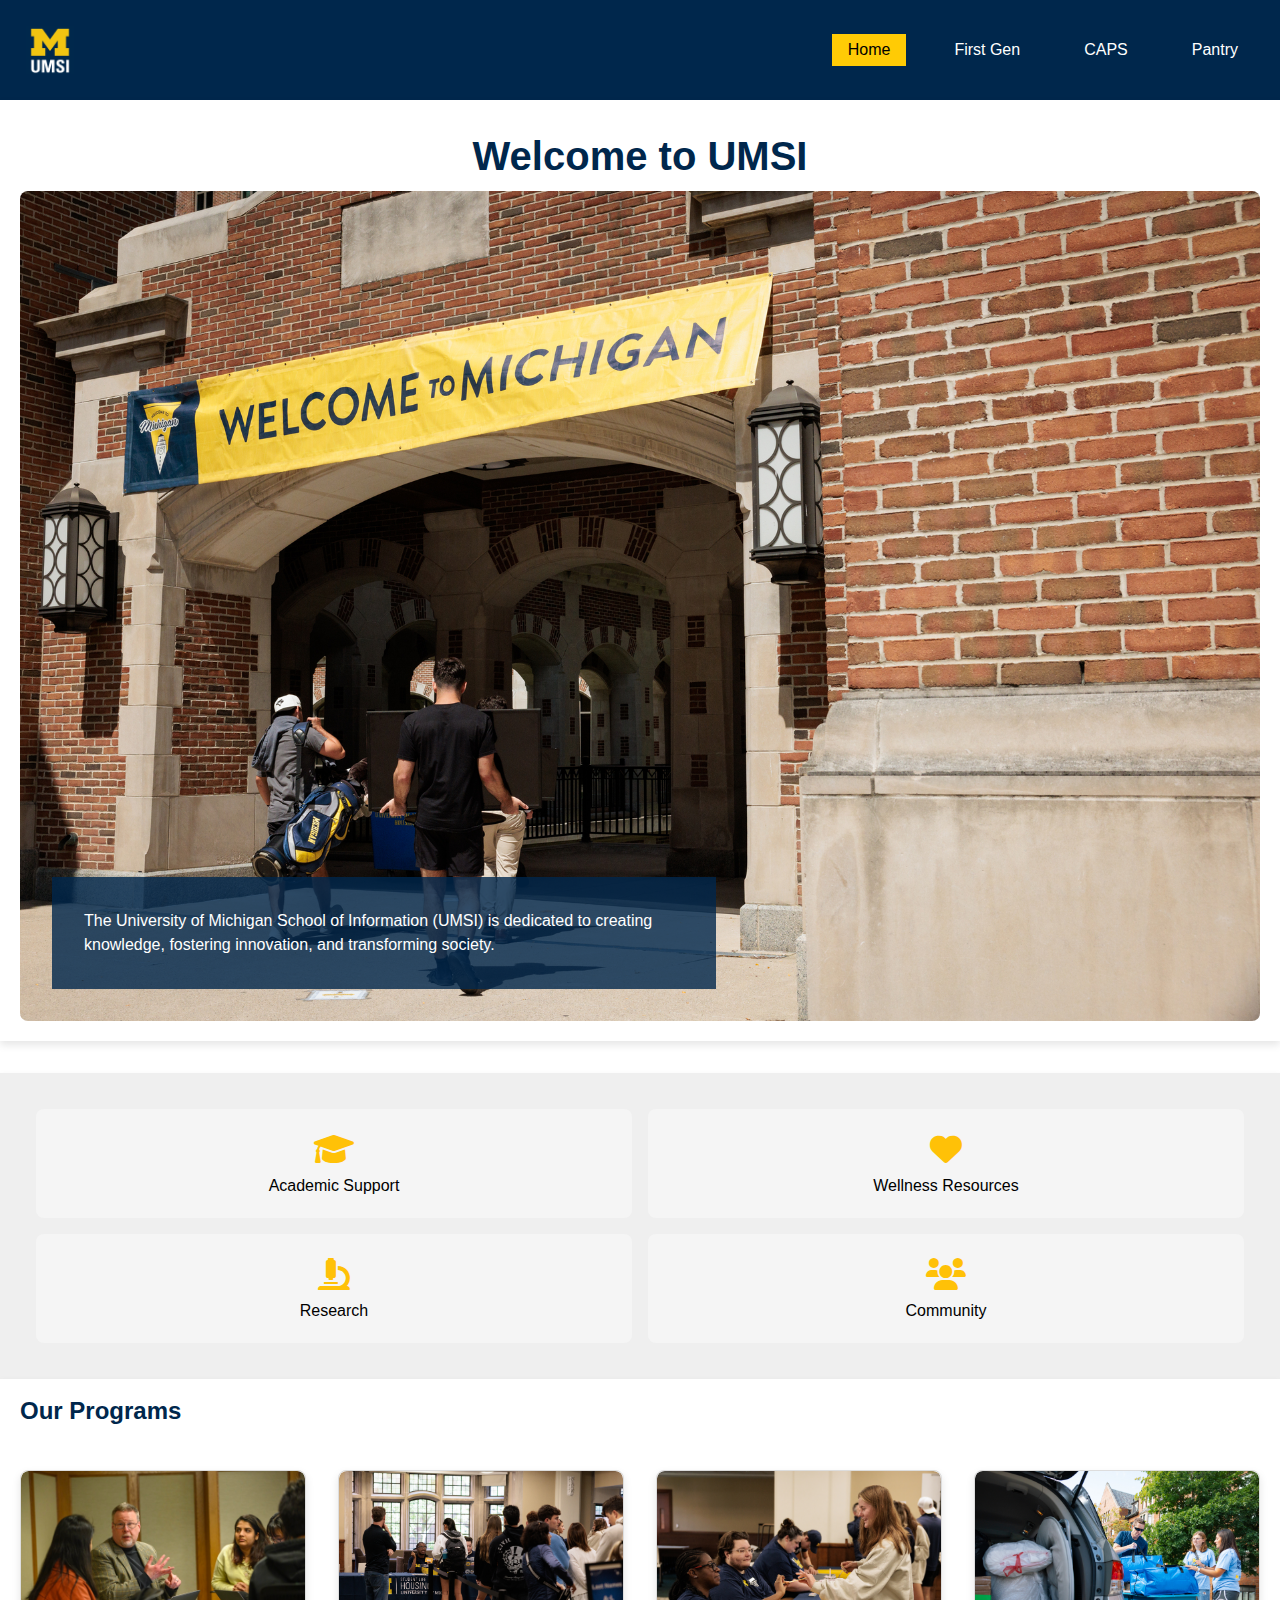
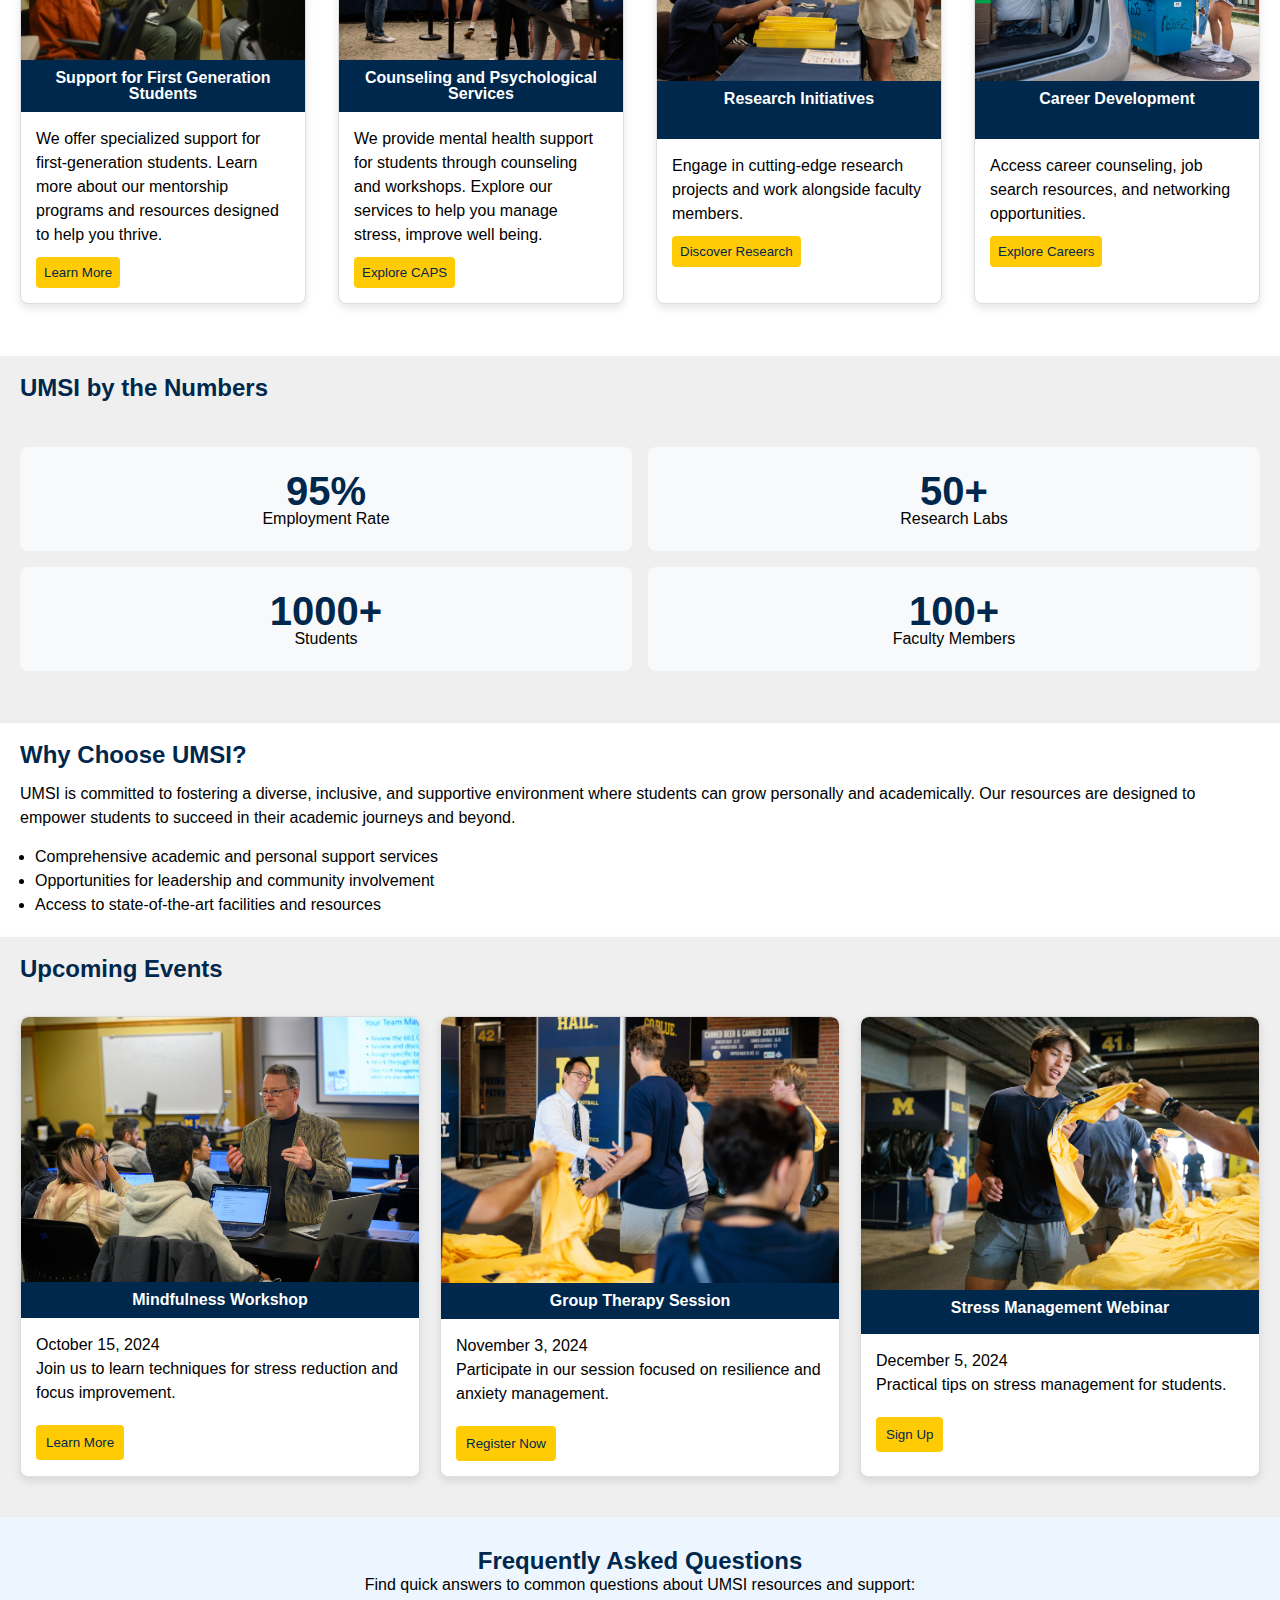
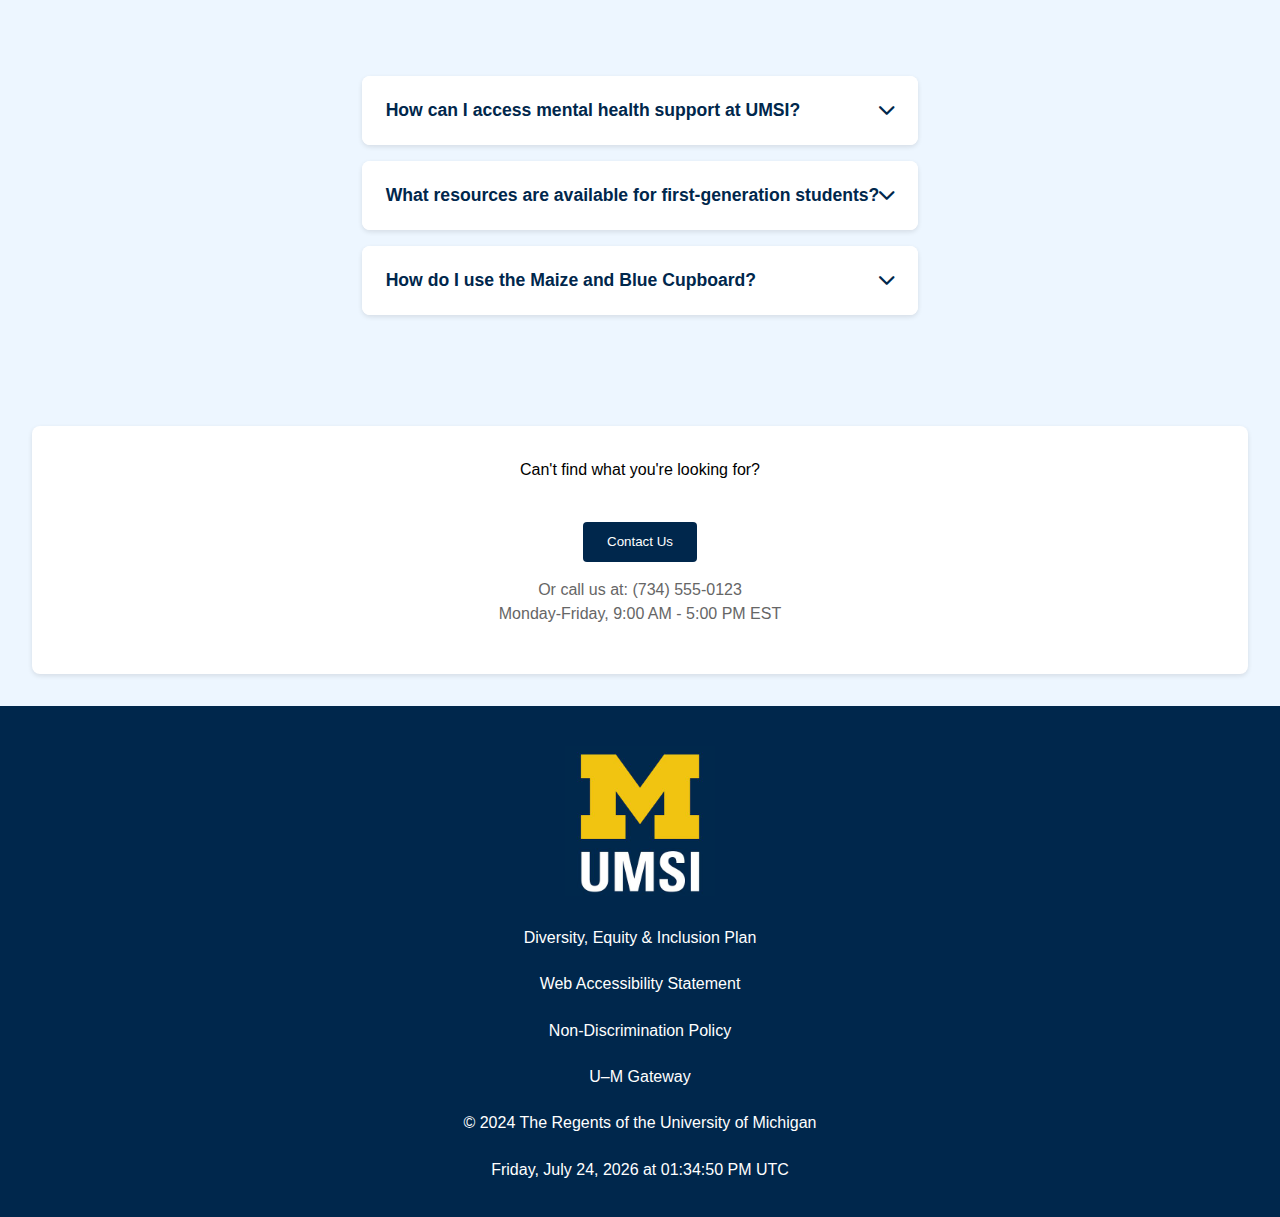
<file: index.html>
<!DOCTYPE html>
<html lang="en">
<head>
    <meta charset="UTF-8">
    <meta name="viewport" content="width=device-width, initial-scale=1.0">
    <title>UMSI Homepage - University of Michigan</title>
    <link rel="stylesheet" type="text/css" href="css/html5reset.css">
    <link rel="stylesheet" type="text/css" href="css/style.css">
    <link rel="stylesheet" href="https://cdnjs.cloudflare.com/ajax/libs/font-awesome/6.0.0/css/all.min.css">  <!-- I am using this just for the icons on this page, pls don't remove points for this-->
</head>
<body>
    <a href="#main-content" id="skip" tabindex="0">Skip to Main Content</a>
    <header>
        <nav class="navbar">
            <a href="index.html"><img src="images/UMSI_signature_vertical_informal_solidblue.jpg" alt="University of Michigan Logo" class="logo"></a>
            <button class="hamburger" aria-label="Toggle navigation menu">
                <i class="fas fa-bars"></i>
            </button>
            <div class="nav-links">
                <a class="active" href="index.html">Home</a>
                <a href="firstgen.html">First Gen</a>
                <a href="caps.html">CAPS</a>
                <a href="pantry.html">Pantry</a>
            </div>
        </nav>
    </header>

    <main id="main-content" class="content">
        <div class="section hero">
            <h1 class="page-title">Welcome to UMSI</h1>
            <div class="hero-content">
                <img src="images/MCOMMONS-Move-In-06.jpg.jpg" alt="UMSI Campus">
                <div class="hero-text">
                    <p>The University of Michigan School of Information (UMSI) is dedicated to creating knowledge, fostering innovation, and transforming society.</p>
                </div>
            </div>
        </div>

        <div class="section quick-links">
            <div class="grid-container">
                <a href="#academic" class="grid-item">
                    <i class="fas fa-graduation-cap"></i>
                    <span>Academic Support</span>
                </a>
                <a href="#wellness" class="grid-item">
                    <i class="fas fa-heart"></i>
                    <span>Wellness Resources</span>
                </a>
                <a href="#research" class="grid-item">
                    <i class="fas fa-microscope"></i>
                    <span>Research</span>
                </a>
                <a href="#community" class="grid-item">
                    <i class="fas fa-users"></i>
                    <span>Community</span>
                </a>
            </div>
        </div>

        <div class="section programs" id="programs">
            <h2>Our Programs</h2>
            <div class="card-grid">
                <div class="card">
                    <img src="images/UMSI_MHIClassroom_02202023_16_Large.jpeg" alt="Support Resources">
                    <div class="card-header">Support for First Generation Students</div>
                    <div class="card-body">We offer specialized support for first-generation students. Learn more about our mentorship programs and resources designed to help you thrive.<br><button>Learn More</button></div>
                </div>
                <div class="card">
                    <img src="images/MCOMMONS-Move-In-18.jpg.jpg" alt="Mental Health Support">
                    <div class="card-header">Counseling and Psychological Services</div>
                    <div class="card-body">We provide mental health support for students through counseling and workshops. Explore our services to help you manage stress, improve well being.<br><button>Explore CAPS</button></div>
                </div>
                <div class="card">
                    <img src="images/MCOMMONS-Move-In-19.jpg.jpg" alt="Research Opportunities">
                    <div class="card-header">Research Initiatives</div>
                    <div class="card-body">Engage in cutting-edge research projects and work alongside faculty members.<br><button>Discover Research</button></div>
                </div>
                <div class="card">
                    <img src="images/MCOMMONS-Move-In-29.jpg.jpg" alt="Career Services">
                    <div class="card-header">Career Development</div>
                    <div class="card-body">Access career counseling, job search resources, and networking opportunities.<br><button>Explore Careers</button></div>
                </div>
            </div>
        </div>

        <div class="section stats">
            <h2>UMSI by the Numbers</h2>
            <div class="stats-grid">
                <div class="stat-item">
                    <span class="stat-number">95%</span>
                    <span class="stat-label">Employment Rate</span>
                </div>
                <div class="stat-item">
                    <span class="stat-number">50+</span>
                    <span class="stat-label">Research Labs</span>
                </div>
                <div class="stat-item">
                    <span class="stat-number">1000+</span>
                    <span class="stat-label">Students</span>
                </div>
                <div class="stat-item">
                    <span class="stat-number">100+</span>
                    <span class="stat-label">Faculty Members</span>
                </div>
            </div>
        </div>

        <div class="section">
            <h2>Why Choose UMSI?</h2>
            <p>UMSI is committed to fostering a diverse, inclusive, and supportive environment where students can grow personally and academically. Our resources are designed to empower students to succeed in their academic journeys and beyond.</p>
            <ul>
                <li>Comprehensive academic and personal support services</li>
                <li>Opportunities for leadership and community involvement</li>
                <li>Access to state-of-the-art facilities and resources</li>
            </ul>
        </div>

        <div class="section">
            <h2>Upcoming Events</h2>
            <div class="event-list">
                <div class="card">
                    <img src="images/UMSI_MHIClassroom_02202023_12.jpg" alt="Mindfulness Workshop">
                    <div class="card-header">Mindfulness Workshop</div>
                    <div class="card-body">October 15, 2024<br>Join us to learn techniques for stress reduction and focus improvement.<br><button>Learn More</button></div>
                </div>
                <div class="card">
                    <img src="images/MCOMMONS-NewStudentConvocation2024-16.jpg.jpg" alt="Group Therapy Session">
                    <div class="card-header">Group Therapy Session</div>
                    <div class="card-body">November 3, 2024<br>Participate in our session focused on resilience and anxiety management.<br><button>Register Now</button></div>
                </div>
                <div class="card">
                    <img src="images/MCOMMONS-NewStudentConvocation2024-17.jpg.jpg" alt="Stress Management Webinar">
                    <div class="card-header">Stress Management Webinar</div>
                    <div class="card-body">December 5, 2024<br>Practical tips on stress management for students.<br><button>Sign Up</button></div>
                </div>
            </div>
        </div>

        <!-- New Interactive FAQ Section -->
        <div class="section faq-section">
            <div class="faq-header">
                <h2>Frequently Asked Questions</h2>
                <p>Find quick answers to common questions about UMSI resources and support:</p>
            </div>
            
            <div class="accordion">
                <div class="accordion-item">
                    <button class="accordion-button">
                        How can I access mental health support at UMSI?
                        <i class="fas fa-chevron-down"></i>
                    </button>
                    <div class="accordion-content">
                        <p>CAPS offers various mental health services including:</p>
                        <ul>
                            <li>Individual counseling sessions</li>
                            <li>Group therapy workshops</li>
                            <li>Crisis intervention</li>
                            <li>24/7 mental health support line</li>
                        </ul>
                        <a href="caps.html" class="learn-more">Learn more about CAPS →</a>
                    </div>
                </div>

                <div class="accordion-item">
                    <button class="accordion-button">
                        What resources are available for first-generation students?
                        <i class="fas fa-chevron-down"></i>
                    </button>
                    <div class="accordion-content">
                        <p>First-gen students have access to:</p>
                        <ul>
                            <li>Dedicated mentorship programs</li>
                            <li>Academic support services</li>
                            <li>Networking events</li>
                            <li>Financial aid guidance</li>
                        </ul>
                        <a href="firstgen.html" class="learn-more">Explore First Gen Resources →</a>
                    </div>
                </div>

                <div class="accordion-item">
                    <button class="accordion-button">
                        How do I use the Maize and Blue Cupboard?
                        <i class="fas fa-chevron-down"></i>
                    </button>
                    <div class="accordion-content">
                        <p>The Maize and Blue Cupboard is available to all students:</p>
                        <ul>
                            <li>Just bring your MCard</li>
                            <li>No income verification needed</li>
                            <li>Open Monday-Saturday</li>
                            <li>Fresh produce and pantry items available</li>
                        </ul>
                        <a href="pantry.html" class="learn-more">Visit Pantry Page →</a>
                    </div>
                </div>
            </div>

            <div class="contact-info">
                <p>Can't find what you're looking for?</p>
                <button class="button-link">Contact Us</button>
                <p class="contact-details">Or call us at: (734) 555-0123<br>Monday-Friday, 9:00 AM - 5:00 PM EST</p>
            </div>
        </div>
        
    </main>

    <footer>
        <img src="images/UMSI_signature_vertical_informal_solidblue.jpg" alt="UMSI Logo">
        <p><a href="https://studentlife.umich.edu/diversity-equity-inclusion">Diversity, Equity & Inclusion Plan</a></p>
        <p><a href="http://studentlife.umich.edu/accessib">Web Accessibility Statement</a></p>
        <p><a href="http://hr.umich.edu/oie/ndpolicy.html">Non-Discrimination Policy</a></p>
        <p><a href="https://umich.edu/">U–M Gateway</a></p>
        <p>© 2024 The Regents of the University of Michigan</p>
        <p id="datetime"></p>
    </footer>
    <script src="js/script.js"></script>
</body>
</html>
</file>
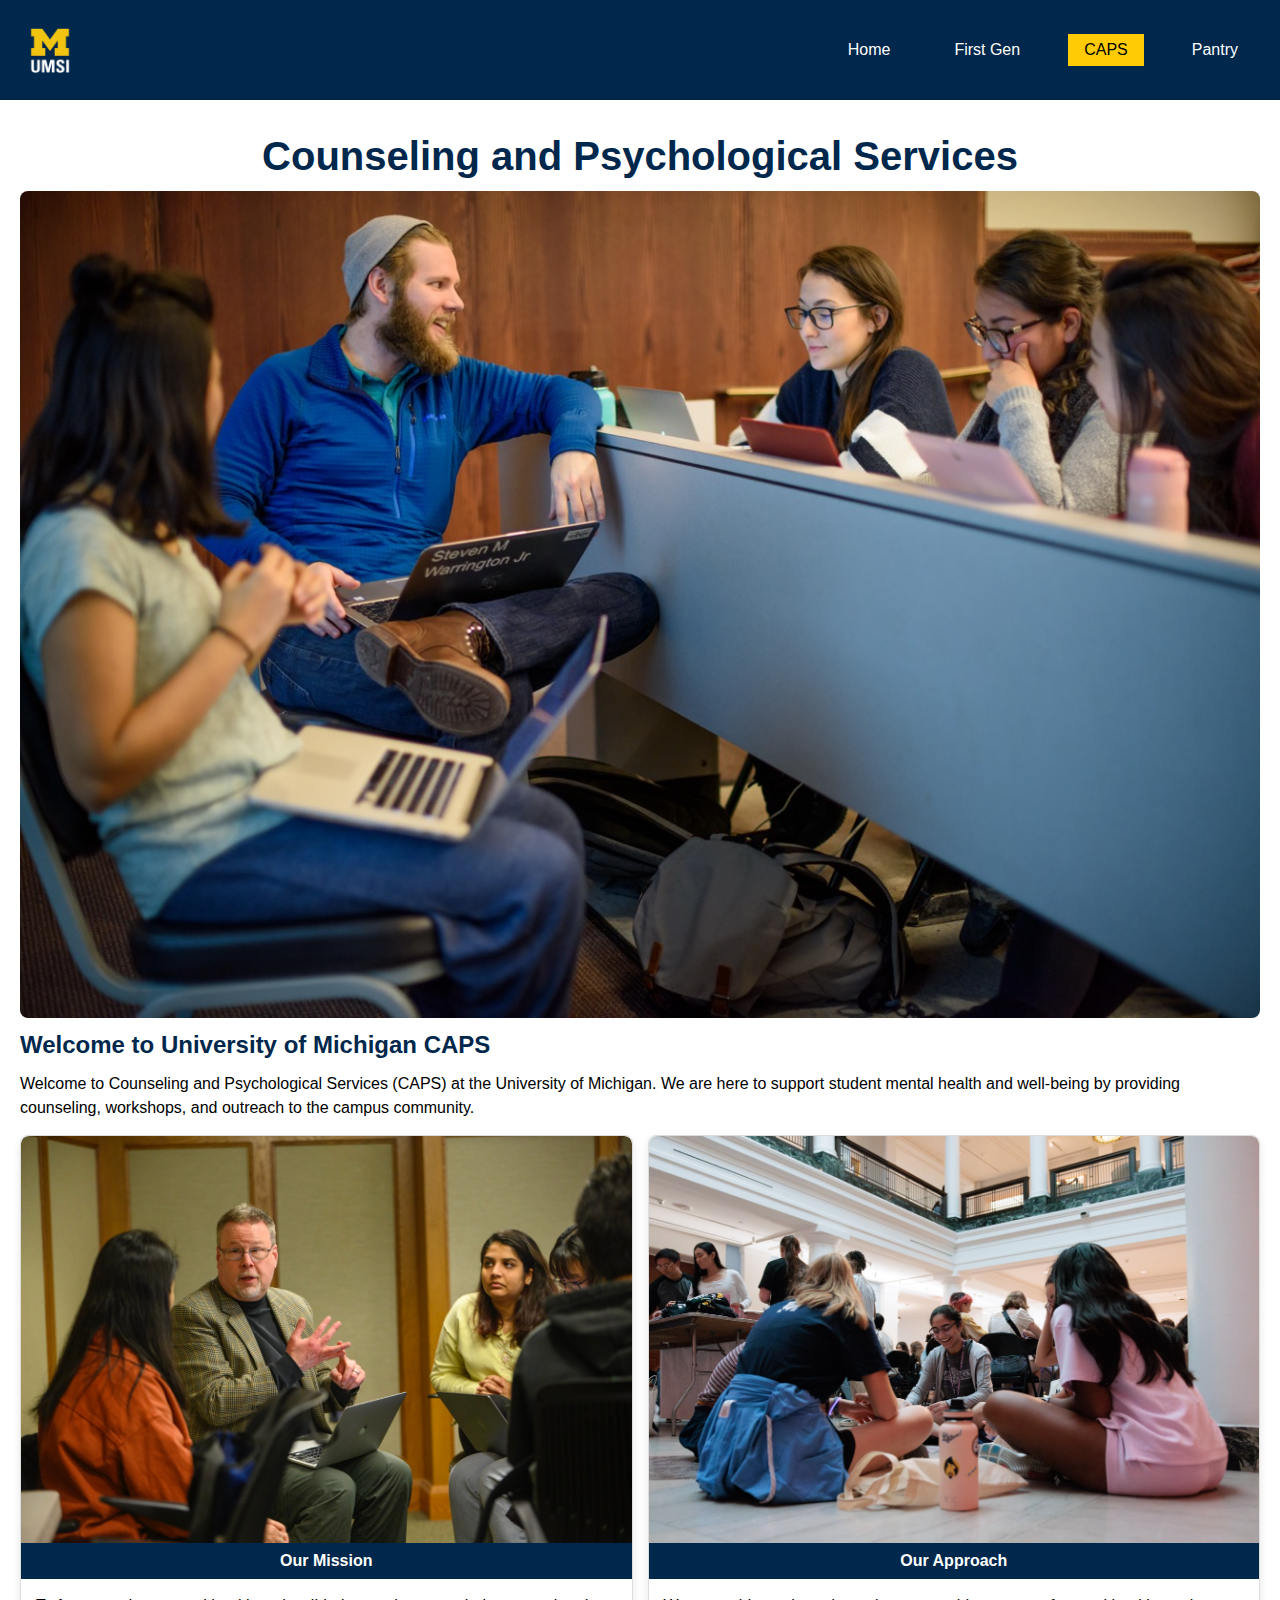
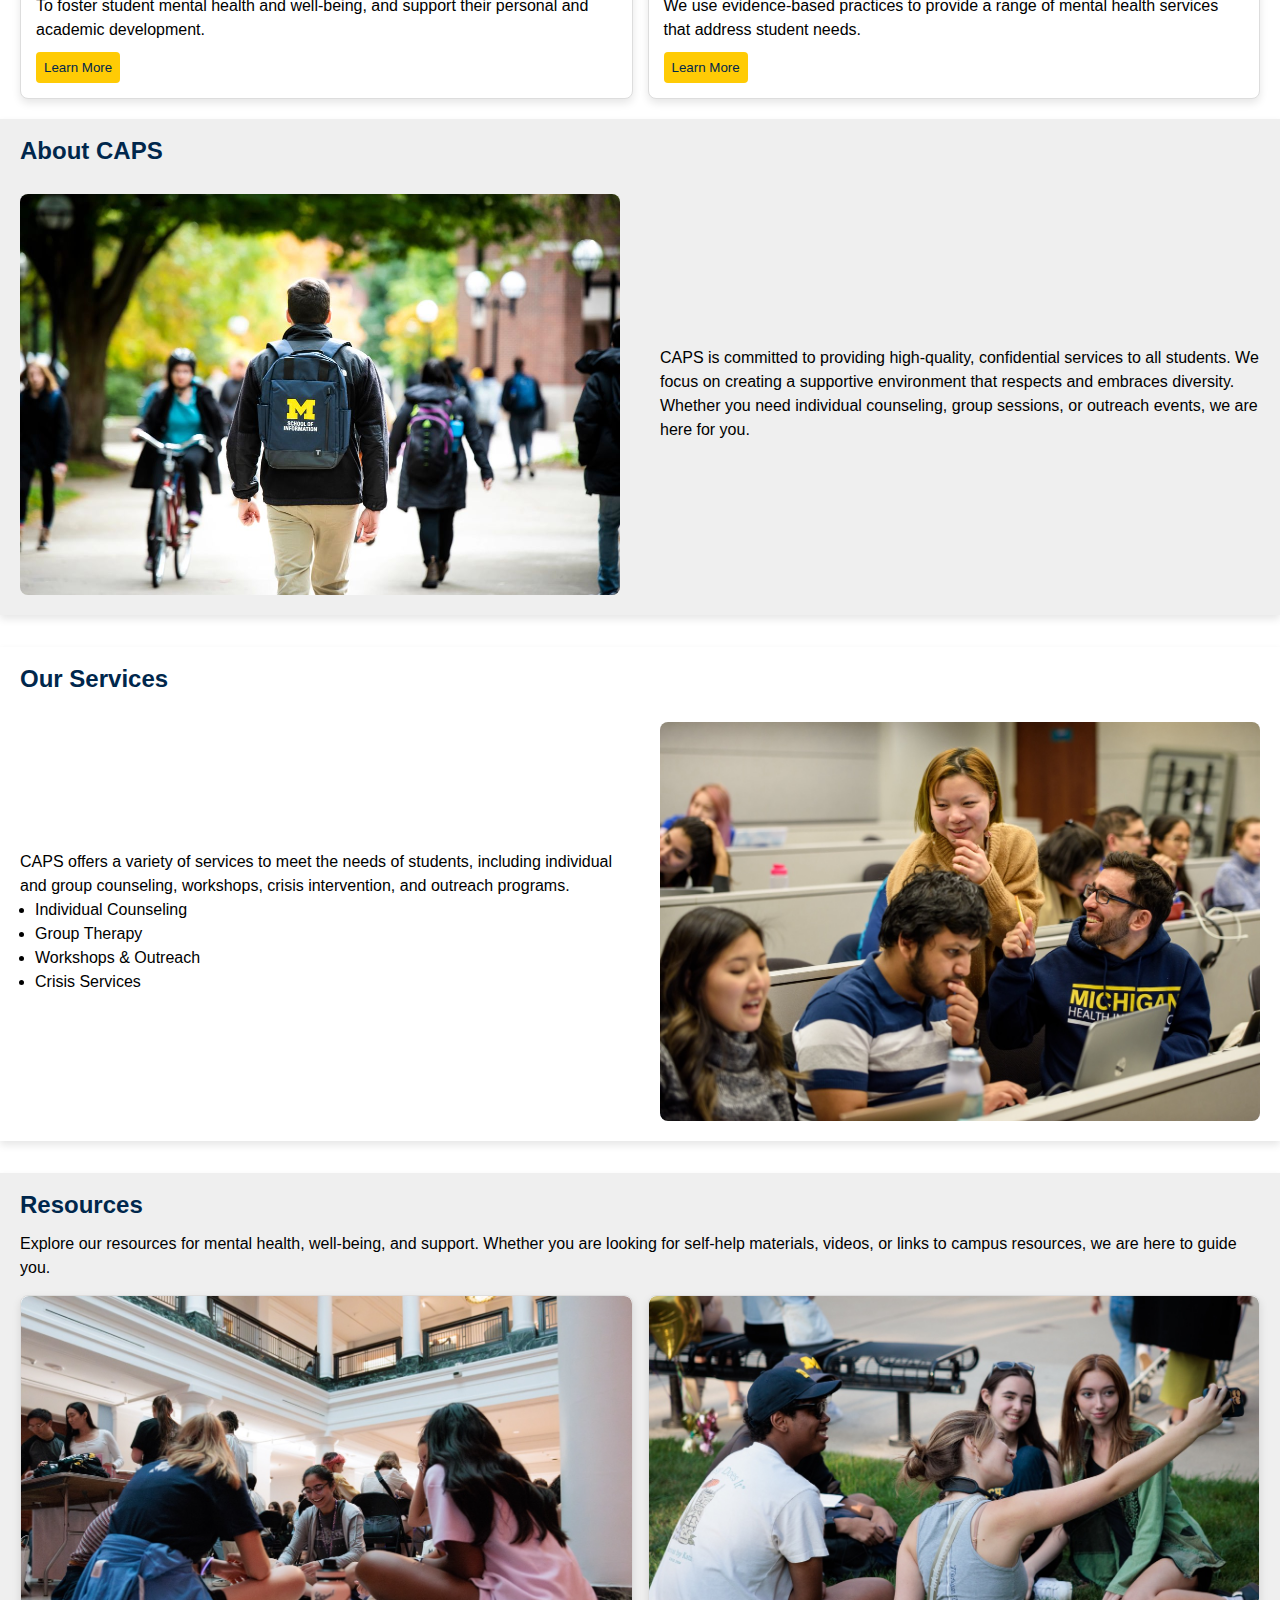
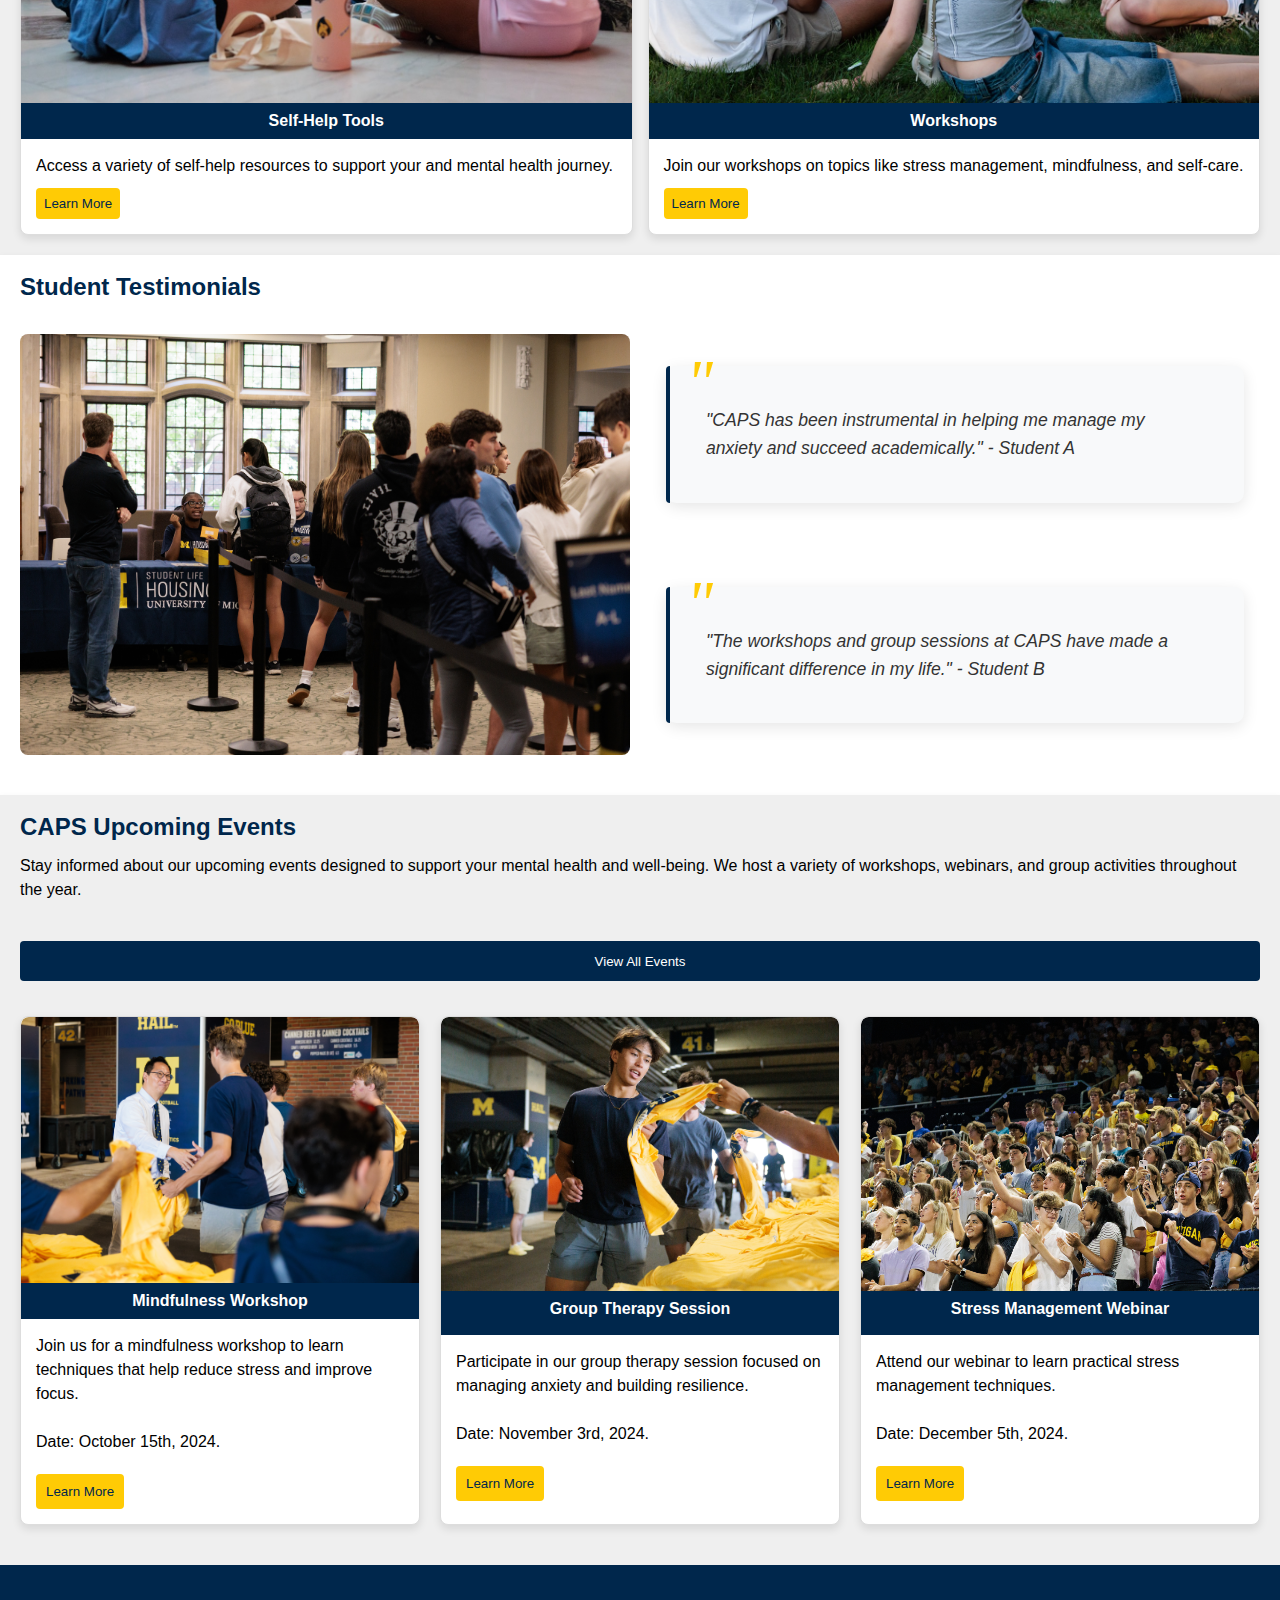
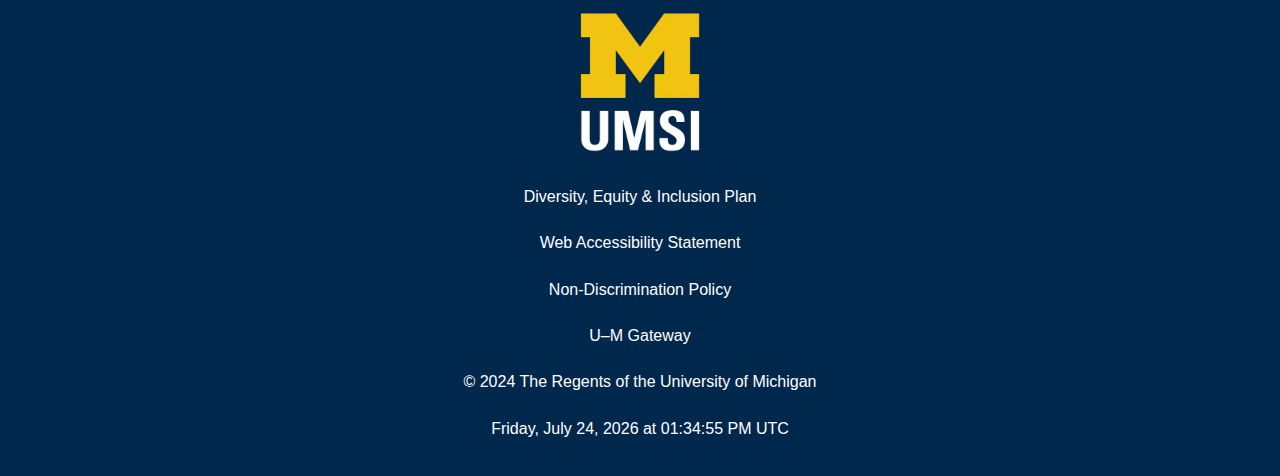
<file: caps.html>
<!DOCTYPE html>
<html lang="en">

<head>
    <meta charset="UTF-8">
    <meta name="viewport" content="width=device-width, initial-scale=1.0">
    <title>Counseling and Psychological Services</title>
    <link rel="stylesheet" type="text/css" href="css/html5reset.css">
    <link rel="stylesheet" type="text/css" href="css/style.css">
</head>

<body>
    <a href="#main-content" id="skip" tabindex="0">Skip to Main Content</a>
    <header>
        <nav class="navbar">
            <a href="index.html"><img src="images/UMSI_signature_vertical_informal_solidblue.jpg" alt="University of Michigan Logo" class="logo"></a>
            <button class="hamburger" aria-label="Toggle navigation menu">
                <i class="fas fa-bars"></i>
            </button>
            <div class="nav-links">
                <a href="index.html">Home</a>
                <a href="firstgen.html">First Gen</a>
                <a class="active" href="caps.html">CAPS</a>
                <a href="pantry.html">Pantry</a>
            </div>
        </nav>
    </header>

    <main>
        
        <div id="main-content" class="content">
            <div class="section">
                <h1 class="page-title">Counseling and Psychological Services</h1>
                <img src="images/UMSI_SI662_MHI_CLASSROOM_01_Large.jpeg" alt="Students gathered on campus">
                <h2>Welcome to University of Michigan CAPS</h2>
                <p>Welcome to Counseling and Psychological Services (CAPS) at the University of Michigan. We are here to
                    support student mental health and well-being by providing counseling, workshops, and outreach to the
                    campus community.</p>
                <div class="card-list">

                    <div class="card">
                        <img src="images/UMSI_MHIClassroom_02202023_16_Large.jpeg" alt="Mission icon">
                        <div class="card-header">Our Mission</div>
                        <div class="card-body">To foster student mental health and well-being, and support their
                            personal and academic development.<br><button>Learn More</button></div>
                    </div>
                    <div class="card">
                        <img src="images/MCOMMONS-Artscapade-16_Large.jpg" alt="Approach icon">
                        <div class="card-header">Our Approach</div>
                        <div class="card-body">We use evidence-based practices to provide a range of mental health
                            services that address student needs.<br><button>Learn More</button></div>
                    </div>
                </div>
            </div>


            <div class="section content-row">
                <h2>About CAPS</h2>
                <div class="content-wrapper">
                    <img src="images/UMSI_CampusFall_UMSIBackpack_02.jpg" alt="CAPS office building">
                    <div class="text-content">
                        <p>CAPS is committed to providing high-quality, confidential services to all students. We focus on
                            creating a supportive environment that respects and embraces diversity. Whether you need individual
                            counseling, group sessions, or outreach events, we are here for you.</p>
                    </div>
                </div>
            </div>

            <div class="section content-row reverse">
                <h2>Our Services</h2>
                <div class="content-wrapper">
                    <img src="images/UMSI_SI662_MHI_CLASSROOM_04_Large.jpeg" alt="Counseling services">
                    <div class="text-content">
                        <p>CAPS offers a variety of services to meet the needs of students, including individual and group
                            counseling, workshops, crisis intervention, and outreach programs.</p>
                        <ul>
                            <li>Individual Counseling</li>
                            <li>Group Therapy</li>
                            <li>Workshops & Outreach</li>
                            <li>Crisis Services</li>
                        </ul>
                    </div>
                </div>
            </div>

            <div class="section" >
                <h2>Resources</h2>
                <p>Explore our resources for mental health, well-being, and support. Whether you are looking for
                    self-help materials, videos, or links to campus resources, we are here to guide you.</p>
                <div class="card-list">
                    <div class="card">
                        <img src="images/MCOMMONS-Artscapade-16_Large.jpg" alt="Self-help icon">
                        <div class="card-header">Self-Help Tools</div>
                        <div class="card-body">Access a variety of self-help resources to support your and mental health journey.<br><button>Learn More</button></div>
                    </div>
                    <div class="card">
                        <img src="images/MCOMMONS-Artscapade-09_Large.jpg" alt="Workshop icon">
                        <div class="card-header">Workshops</div>
                        <div class="card-body">Join our workshops on topics like stress management, mindfulness, and
                            self-care.<br><button>Learn More</button></div>
                    </div>
                </div>
            </div>

            <div class="section">
                <h2>Student Testimonials</h2>
                <div class="testimonial-container">
                    <img src="images/MCOMMONS-Move-In-18.jpg.jpg" alt="Student testimonials">
                    <div class="testimonial-stack">
                        <div class="testimonial">
                            "CAPS has been instrumental in helping me manage my anxiety and succeed academically." - Student A
                        </div>
                        <div class="testimonial">
                            "The workshops and group sessions at CAPS have made a significant difference in my life." - Student B
                        </div>
                    </div>
                </div>
            </div>

            <div class="section">
                <h2>CAPS Upcoming Events</h2>
                <p>Stay informed about our upcoming events designed to support your mental health and well-being. We
                    host a variety of workshops, webinars, and group activities throughout the year.</p>
                    <button class="button-link">View All Events</button>
                <div class="event-list">
                    <div class="card">
                        <img src="images/MCOMMONS-NewStudentConvocation2024-16.jpg.jpg" alt="Mindfulness workshop">
                        <div class="card-header">Mindfulness Workshop</div>
                        <div class="card-body">Join us for a mindfulness workshop to learn techniques that help reduce
                            stress and improve focus. <br> <br> Date: October 15th, 2024.<br><button>Learn More</button></div>
                    </div>
                    <div class="card">
                        <img src="images/MCOMMONS-NewStudentConvocation2024-17.jpg.jpg" alt="Group therapy session">
                        <div class="card-header">Group Therapy Session</div>
                        <div class="card-body">Participate in our group therapy session focused on managing anxiety and
                            building resilience. <br> <br> Date: November 3rd, 2024.<br><button>Learn More</button></div>
                    </div>
                    <div class="card">
                        <img src="images/MCOMMONS-NewStudentConvocation2024-18.jpg.jpg" alt="Stress management webinar">
                        <div class="card-header">Stress Management Webinar</div>
                        <div class="card-body">Attend our webinar to learn practical stress management techniques. <br> <br> Date:
                            December 5th, 2024.<br><button>Learn More</button></div>
                    </div>
                </div>
            </div>
        </div>
    </main>

    <footer>
        <img src="images/UMSI_signature_vertical_informal_solidblue.jpg" alt="UMSI Logo">
        <p><a href="https://studentlife.umich.edu/diversity-equity-inclusion">Diversity, Equity & Inclusion Plan</a></p>
        <p><a href="http://studentlife.umich.edu/accessib">Web Accessibility Statement</a></p>
        <p><a href="http://hr.umich.edu/oie/ndpolicy.html">Non-Discrimination Policy</a></p>
        <p><a href="https://umich.edu/">U–M Gateway</a></p>
        <p>© 2024 The Regents of the University of Michigan</p>
        <p id="datetime"></p>
    </footer>
    <script src="js/script.js"></script>
</body>

</html>
</file>
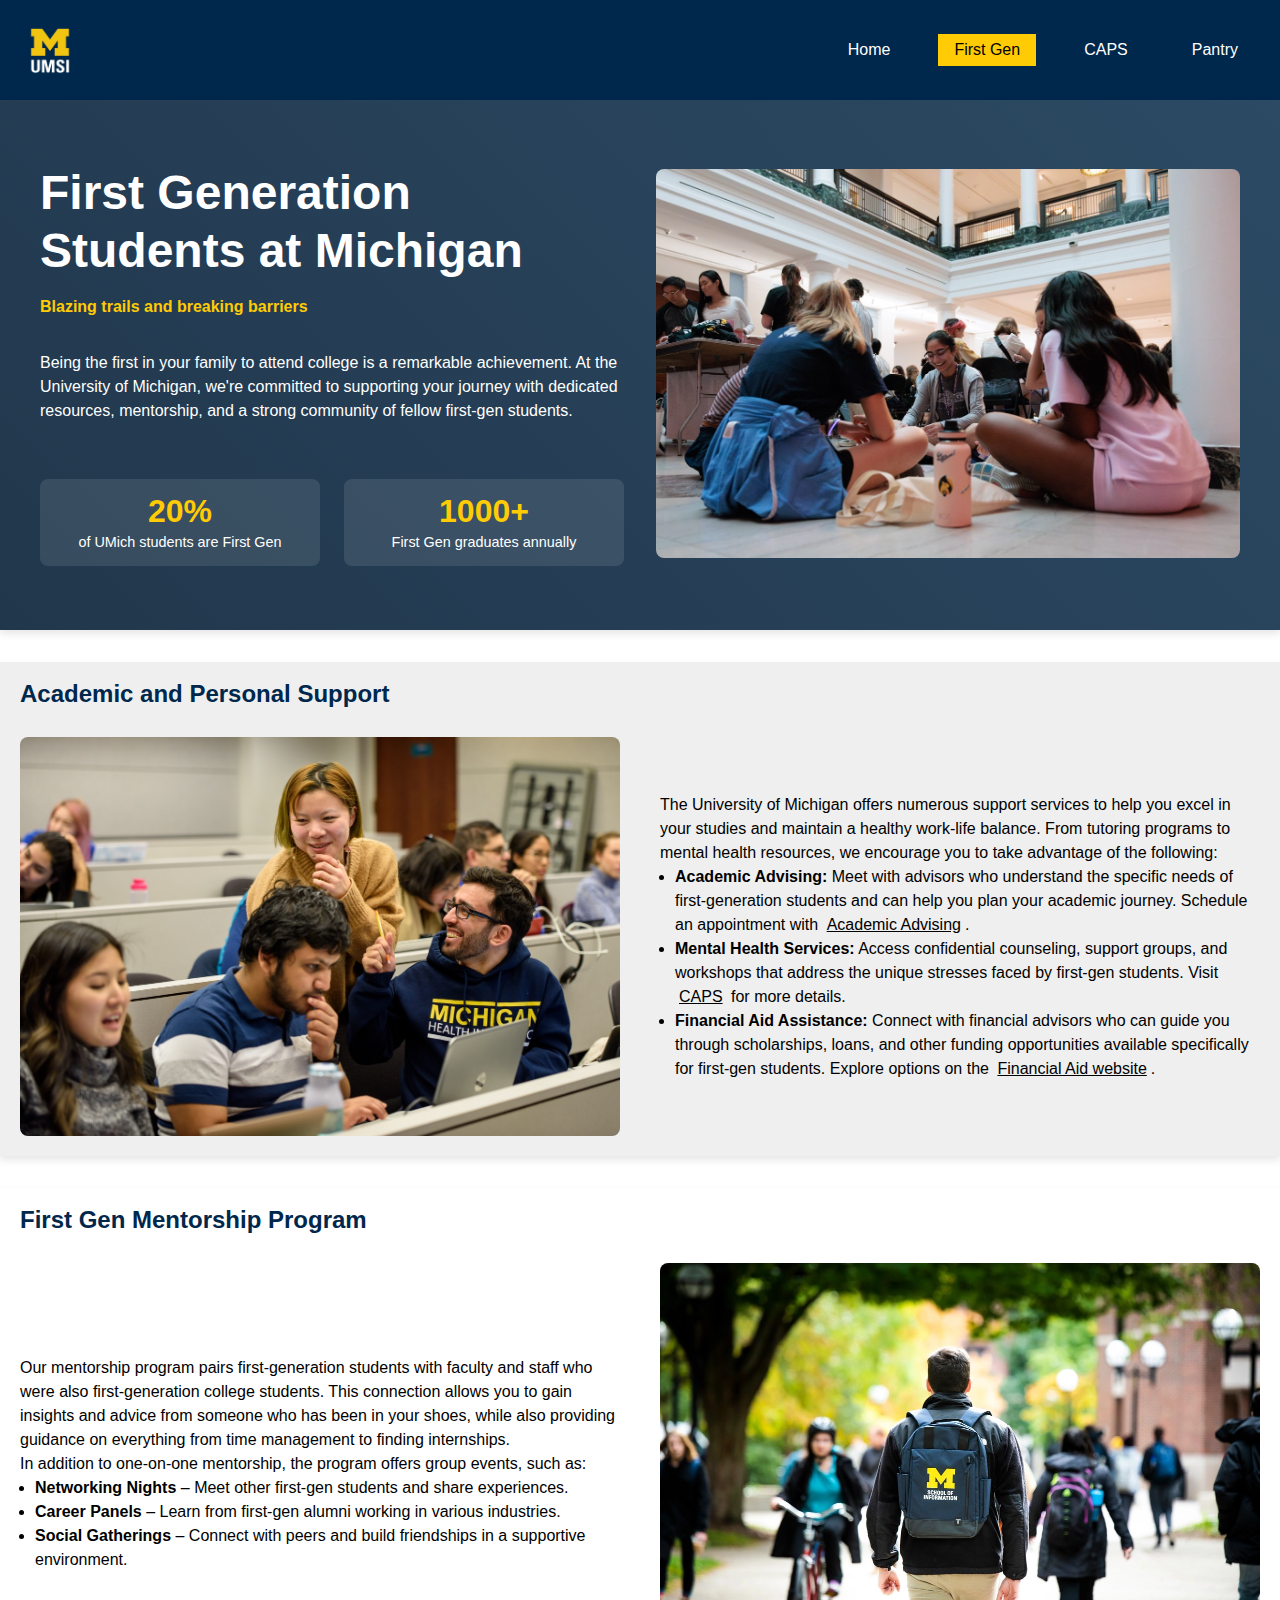
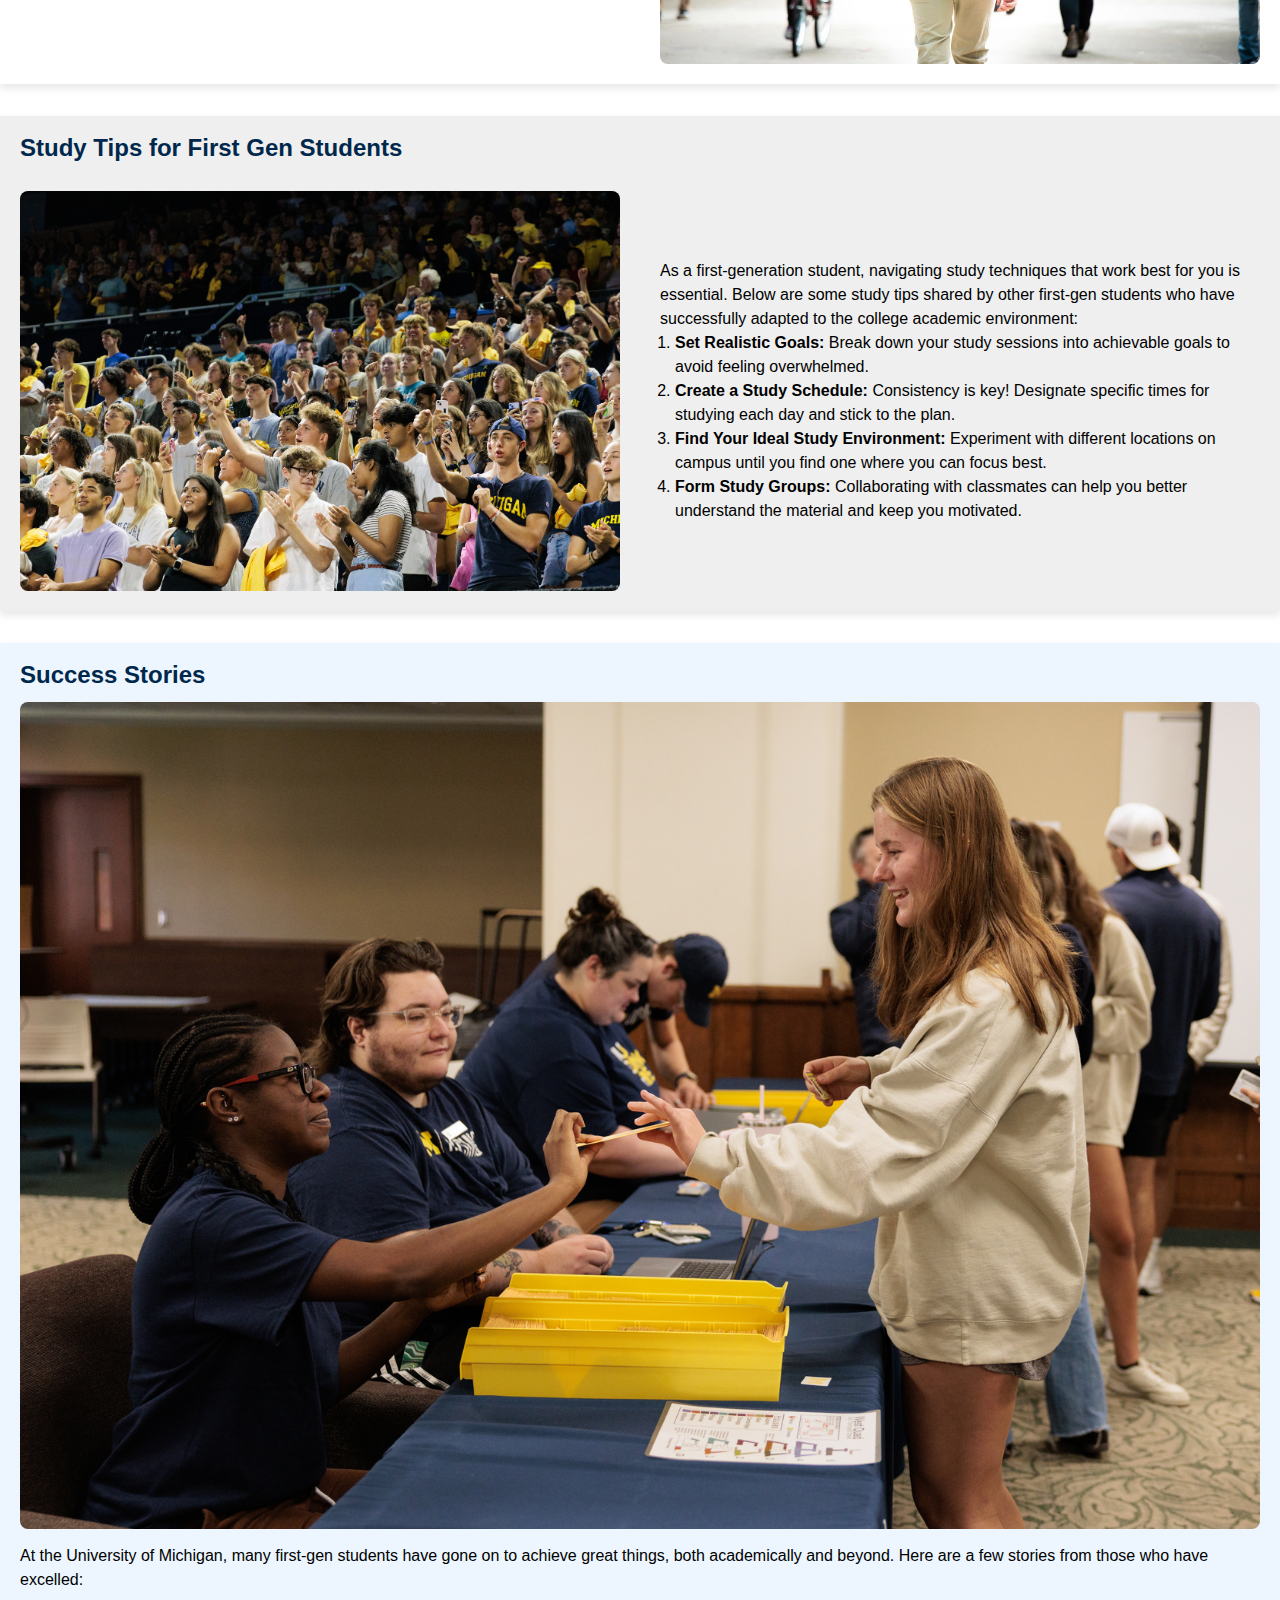
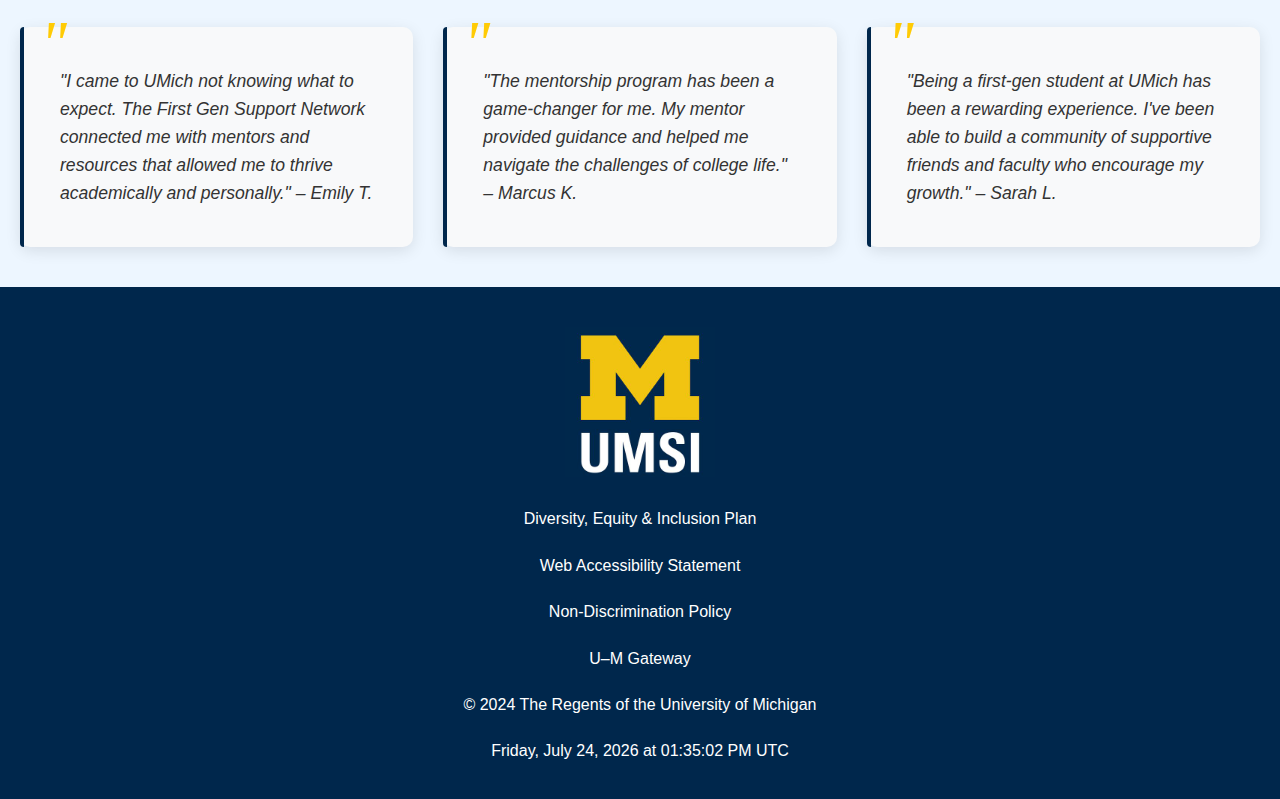
<file: firstgen.html>
<!DOCTYPE html>
<html lang="en">

<head>
    <meta charset="UTF-8">
    <meta name="viewport" content="width=device-width, initial-scale=1.0">
    <title>First Gen Student Resources</title>
    <link rel="stylesheet" type="text/css" href="css/html5reset.css">
    <link rel="stylesheet" type="text/css" href="css/style.css">
</head>

<body>
    <a href="#main-content" id="skip" tabindex="0">Skip to Main Content</a>
    <header>
        <nav class="navbar">
            <a href="index.html"><img src="images/UMSI_signature_vertical_informal_solidblue.jpg" alt="University of Michigan Logo" class="logo"></a>
            <button class="hamburger" aria-label="Toggle navigation menu">
                <i class="fas fa-bars"></i>
            </button>
            <div class="nav-links">
                <a href="index.html">Home</a>
                <a class="active" href="firstgen.html">First Gen</a>
                <a href="caps.html">CAPS</a>
                <a href="pantry.html">Pantry</a>
            </div>
        </nav>
    </header>

    <main>
        <div id="main-content" class="content">
            <div class="section hero-section">
                <div class="hero-content-wrapper">
                    <div class="hero-text-content">
                        <h1 class="page-title">First Generation Students at Michigan</h1>
                        <p class="hero-subtitle">Blazing trails and breaking barriers</p>
                        <p class="hero-description">Being the first in your family to attend college is a remarkable achievement. At the University of Michigan, we're committed to supporting your journey with dedicated resources, mentorship, and a strong community of fellow first-gen students.</p>
                        <div class="hero-stats">
                            <div class="hero-stat-item">
                                <span class="stat-number">20%</span>
                                <span class="stat-label">of UMich students are First Gen</span>
                            </div>
                            <div class="hero-stat-item">
                                <span class="stat-number">1000+</span>
                                <span class="stat-label">First Gen graduates annually</span>
                            </div>
                        </div>
                    </div>
                    <div class="hero-image">
                        <img src="images/MCOMMONS-Artscapade-16_Large.jpg" alt="First Gen Students Gathered on Campus">
                    </div>
                </div>
            </div>
            <div class="section content-row">
                <h2>Academic and Personal Support</h2>
                <div class="content-wrapper">
                    <img src="images/UMSI_SI662_MHI_CLASSROOM_04_Large.jpeg" alt="Academic Support Center">
                    <div class="text-content">
                        <p>The University of Michigan offers numerous support services to help you excel in your studies and maintain a healthy work-life balance. From tutoring programs to mental health resources, we encourage you to take advantage of the following:</p>
                        <ul>
                            <li><strong>Academic Advising:</strong> Meet with advisors who understand the specific needs of first-generation students and can help you plan your academic journey. Schedule an appointment with <a href="https://advising.umich.edu/">Academic Advising</a>.</li>
                            <li><strong>Mental Health Services:</strong> Access confidential counseling, support groups, and workshops that address the unique stresses faced by first-gen students. Visit <a href="https://caps.umich.edu/">CAPS</a> for more details.</li>
                            <li><strong>Financial Aid Assistance:</strong> Connect with financial advisors who can guide you through scholarships, loans, and other funding opportunities available specifically for first-gen students. Explore options on the <a href="https://finaid.umich.edu/">Financial Aid website</a>.</li>
                        </ul>
                    </div>
                </div>
            </div>

            <div class="section content-row reverse">
                <h2>First Gen Mentorship Program</h2>
                <div class="content-wrapper">
                    <img src="images/UMSI_CampusFall_UMSIBackpack_02.jpg" alt="Mentorship Program Event">
                    <div class="text-content">
                        <p>Our mentorship program pairs first-generation students with faculty and staff who were also first-generation college students. This connection allows you to gain insights and advice from someone who has been in your shoes, while also providing guidance on everything from time management to finding internships.</p>
                        <p>In addition to one-on-one mentorship, the program offers group events, such as:</p>
                        <ul>
                            <li><strong>Networking Nights</strong> – Meet other first-gen students and share experiences.</li>
                            <li><strong>Career Panels</strong> – Learn from first-gen alumni working in various industries.</li>
                            <li><strong>Social Gatherings</strong> – Connect with peers and build friendships in a supportive environment.</li>
                        </ul>
                    </div>
                </div>
            </div>

            <div class="section content-row">
                <h2>Study Tips for First Gen Students</h2>
                <div class="content-wrapper">
                    <img src="images/MCOMMONS-NewStudentConvocation2024-18.jpg.jpg" alt="Student Studying in Library">
                    <div class="text-content">
                        <p>As a first-generation student, navigating study techniques that work best for you is essential. Below are some study tips shared by other first-gen students who have successfully adapted to the college academic environment:</p>
                        <ol>
                            <li><strong>Set Realistic Goals:</strong> Break down your study sessions into achievable goals to avoid feeling overwhelmed.</li>
                            <li><strong>Create a Study Schedule:</strong> Consistency is key! Designate specific times for studying each day and stick to the plan.</li>
                            <li><strong>Find Your Ideal Study Environment:</strong> Experiment with different locations on campus until you find one where you can focus best.</li>
                            <li><strong>Form Study Groups:</strong> Collaborating with classmates can help you better understand the material and keep you motivated.</li>
                        </ol>
                    </div>
                </div>
            </div>

            <div class="section">
                <h2>Success Stories</h2>
                <img src="images/MCOMMONS-Move-In-19.jpg.jpg" alt="First Gen Students Celebrating">
                <p>At the University of Michigan, many first-gen students have gone on to achieve great things, both academically and beyond. Here are a few stories from those who have excelled:</p>
                <div class="testimonial-row">
                    <blockquote class="testimonial">
                        "I came to UMich not knowing what to expect. The First Gen Support Network connected me with mentors and resources that allowed me to thrive academically and personally." – Emily T.
                    </blockquote>
                    <blockquote class="testimonial">
                        "The mentorship program has been a game-changer for me. My mentor provided guidance and helped me navigate the challenges of college life." – Marcus K.
                    </blockquote>
                    <blockquote class="testimonial">
                        "Being a first-gen student at UMich has been a rewarding experience. I've been able to build a community of supportive friends and faculty who encourage my growth." – Sarah L.
                    </blockquote>
                </div>
            </div>
        </div>
    </main>

    <footer>
        <img src="images/UMSI_signature_vertical_informal_solidblue.jpg" alt="UMSI Logo">

        <p><a href="https://studentlife.umich.edu/diversity-equity-inclusion">Diversity, Equity & Inclusion Plan</a></p>
        <p><a href="http://studentlife.umich.edu/accessib">Web Accessibility Statement</a></p>
        <p><a href="http://hr.umich.edu/oie/ndpolicy.html">Non-Discrimination Policy</a></p>
        <p><a href="https://umich.edu/">U–M Gateway</a></p>
        <p>© 2024 The Regents of the University of Michigan</p>
        <p id="datetime"></p>
    </footer>
    <script src="js/script.js"></script>
</body>
</html>
</file>
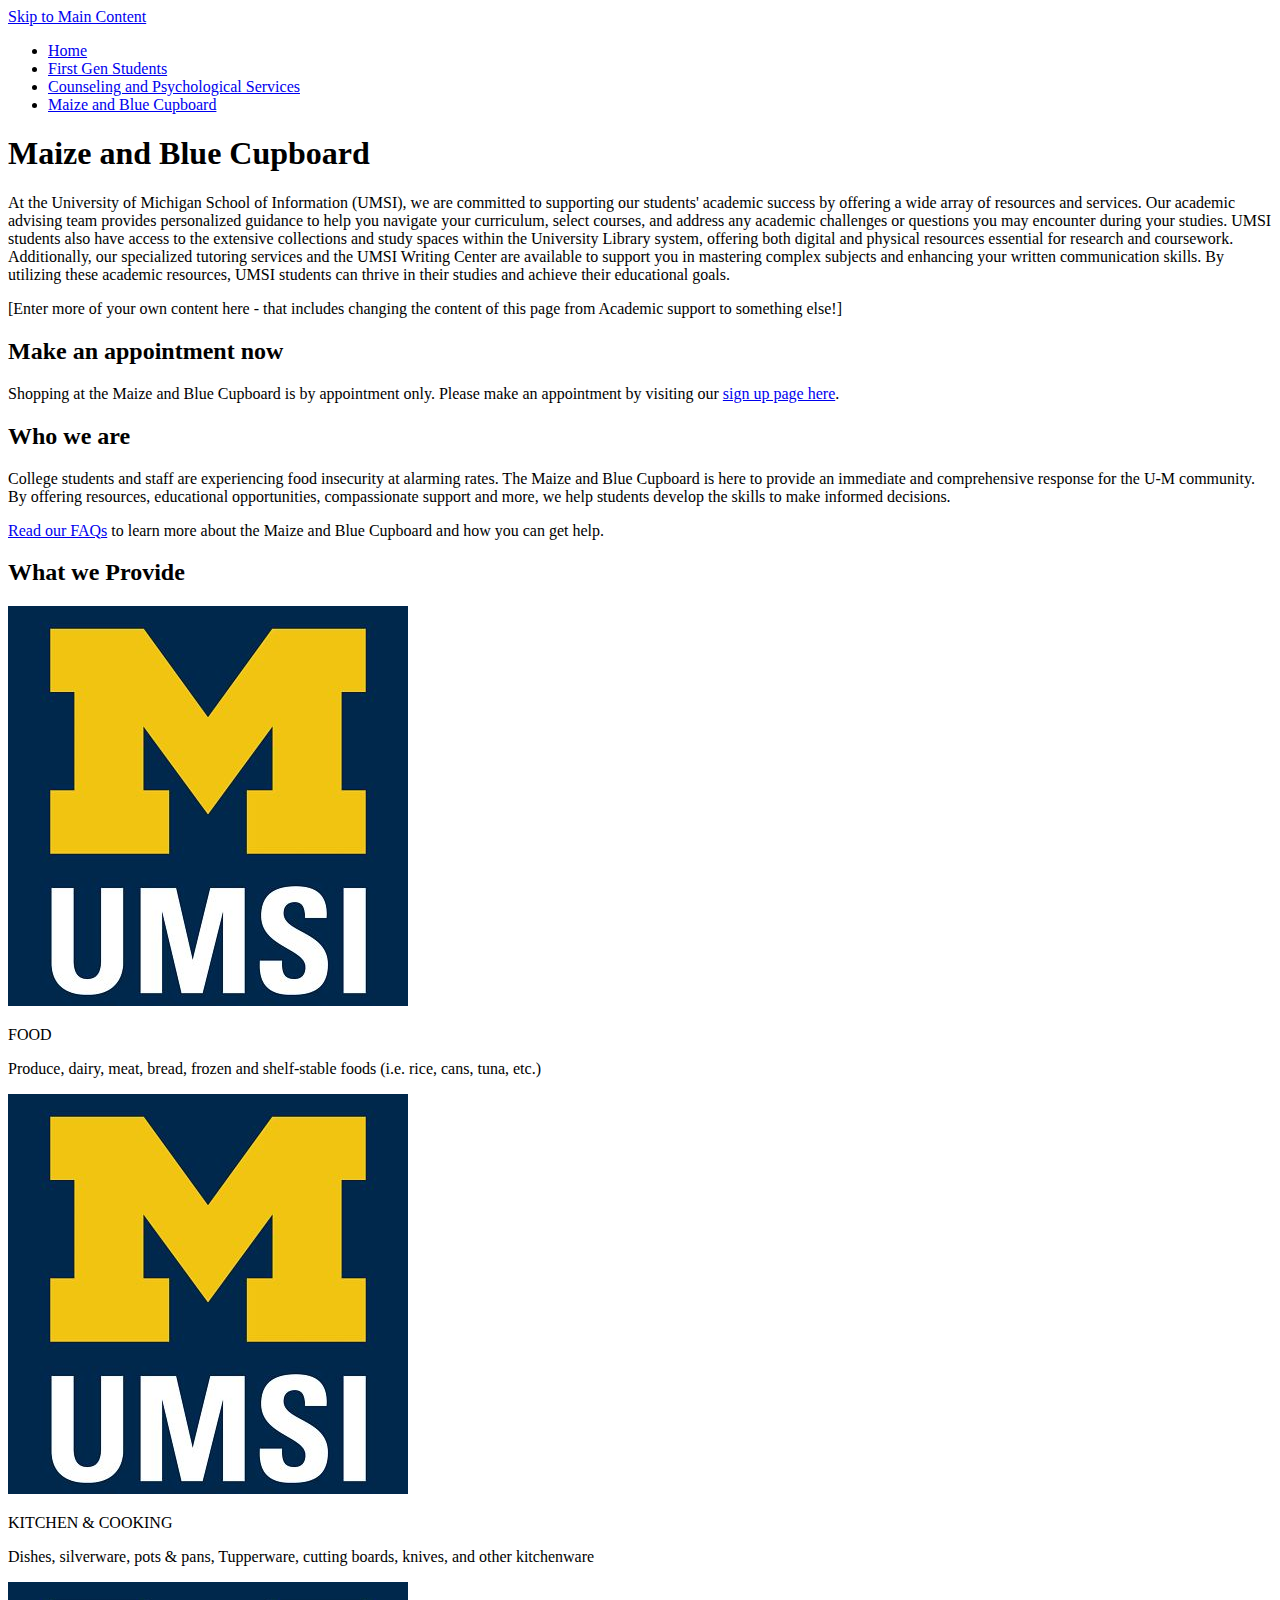
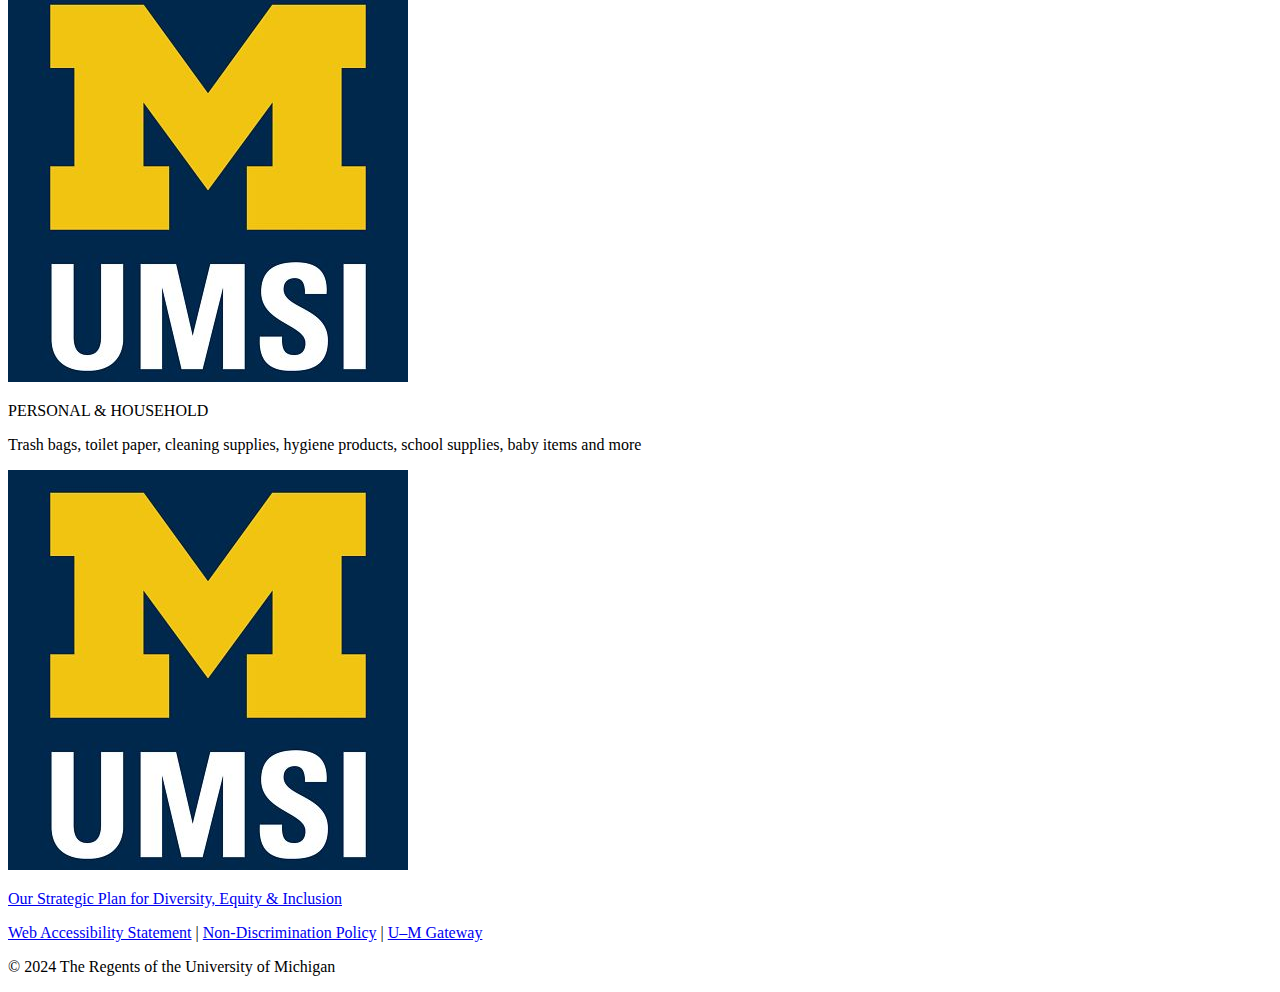
<file: mbcupboard.html>
<!DOCTYPE html>
<html lang="en">
<head>
    <meta charset="UTF-8">
    <meta name="viewport" content="width=device-width, initial-scale=1.0">
    <title>Maize and Blue Cupboard</title>
</head>
<body>
    <a href = "#main">Skip to Main Content</a>
    <header>
        <nav>
            <ul>
                <li><a href = "index.html">Home</a></li>
                <li><a href = "firstgen.html">First Gen Students</a></li>
                <li><a href = "caps.html">Counseling and Psychological Services</a></li>
                <li><a href = "mbcupboard.html">Maize and Blue Cupboard</a></li>
            </ul>
        </nav>
        <h1>Maize and Blue Cupboard</h1>

    </header>
    <main id="main">
        <div>
            <p>At the University of Michigan School of Information (UMSI), we are committed to supporting our students' academic success by offering a wide array of resources and services. Our academic advising team provides personalized guidance to help you navigate your curriculum, select courses, and address any academic challenges or questions you may encounter during your studies. UMSI students also have access to the extensive collections and study spaces within the University Library system, offering both digital and physical resources essential for research and coursework. Additionally, our specialized tutoring services and the UMSI Writing Center are available to support you in mastering complex subjects and enhancing your written communication skills. By utilizing these academic resources, UMSI students can thrive in their studies and achieve their educational goals. </p>
        </div>

        <div>[Enter more of your own content here - that includes changing the  content of this page from Academic support to something else!]</div>
            
            <!-- Jackie Wolf -->
    
        <div>
            <h2>
                Make an appointment now
            </h2>
            <p>
                Shopping at the Maize and Blue Cupboard is by appointment only.  Please make an appointment by visiting our <a href="https://calendly.com/mbcappointments/mbc-shopping-appointments?month=2023-10">sign up page here</a>.
            </p>
        </div>
        <div>
            <h2>Who we are</h2>
            <p>
                College students and staff are experiencing food insecurity at alarming rates. The Maize and Blue Cupboard is here to provide an immediate and comprehensive response for the U-M community. By offering resources, educational opportunities, compassionate support and more, we help students develop the skills to make informed decisions.
            </p>
            <p>
                <a href="https://mbc.studentlife.umich.edu/faq/">Read our FAQs</a> to learn more about the Maize and Blue Cupboard and how you can get help.
            </p>
        </div>
        <div>
            <h2>
                What we Provide
            </h2>
            <div>
                <img src="/images/UMSI_signature_vertical_informal_solidblue.jpg" alt="UMSI Logo">
                <p>FOOD</p>
                <p>Produce, dairy, meat, bread, frozen and shelf-stable foods (i.e. rice, cans, tuna, etc.)</p>
            </div>
            <div>
                <img src="/images/UMSI_signature_vertical_informal_solidblue.jpg" alt="UMSI Logo">
                <p>KITCHEN & COOKING</p>
                <p>Dishes, silverware, pots & pans, Tupperware, cutting boards, knives, and other kitchenware</p>
            </div>
            <div>
                <img src="/images/UMSI_signature_vertical_informal_solidblue.jpg" alt="UMSI Logo">
                <p>PERSONAL & HOUSEHOLD</p>
                <p>Trash bags, toilet paper, cleaning supplies, hygiene products, school supplies, baby items and more</p>
            </div>
        </div>
        <div></div>
    </main>
    <footer>
        <img src="/images/UMSI_signature_vertical_informal_solidblue.jpg" alt="UMSI Logo">
        <p><a href="https://studentlife.umich.edu/diversity-equity-inclusion">Our Strategic Plan for Diversity, Equity & Inclusion</a></p>
        <p><a href="http://studentlife.umich.edu/accessib">Web Accessibility Statement</a> | <a href="http://hr.umich.edu/oie/ndpolicy.html">Non-Discrimination Policy</a> | <a href="https://umich.edu/">U–M Gateway</a></p>
        <p>© 2024 The Regents of the University of Michigan</p>
    </footer>
    
</body>

</html>
</file>
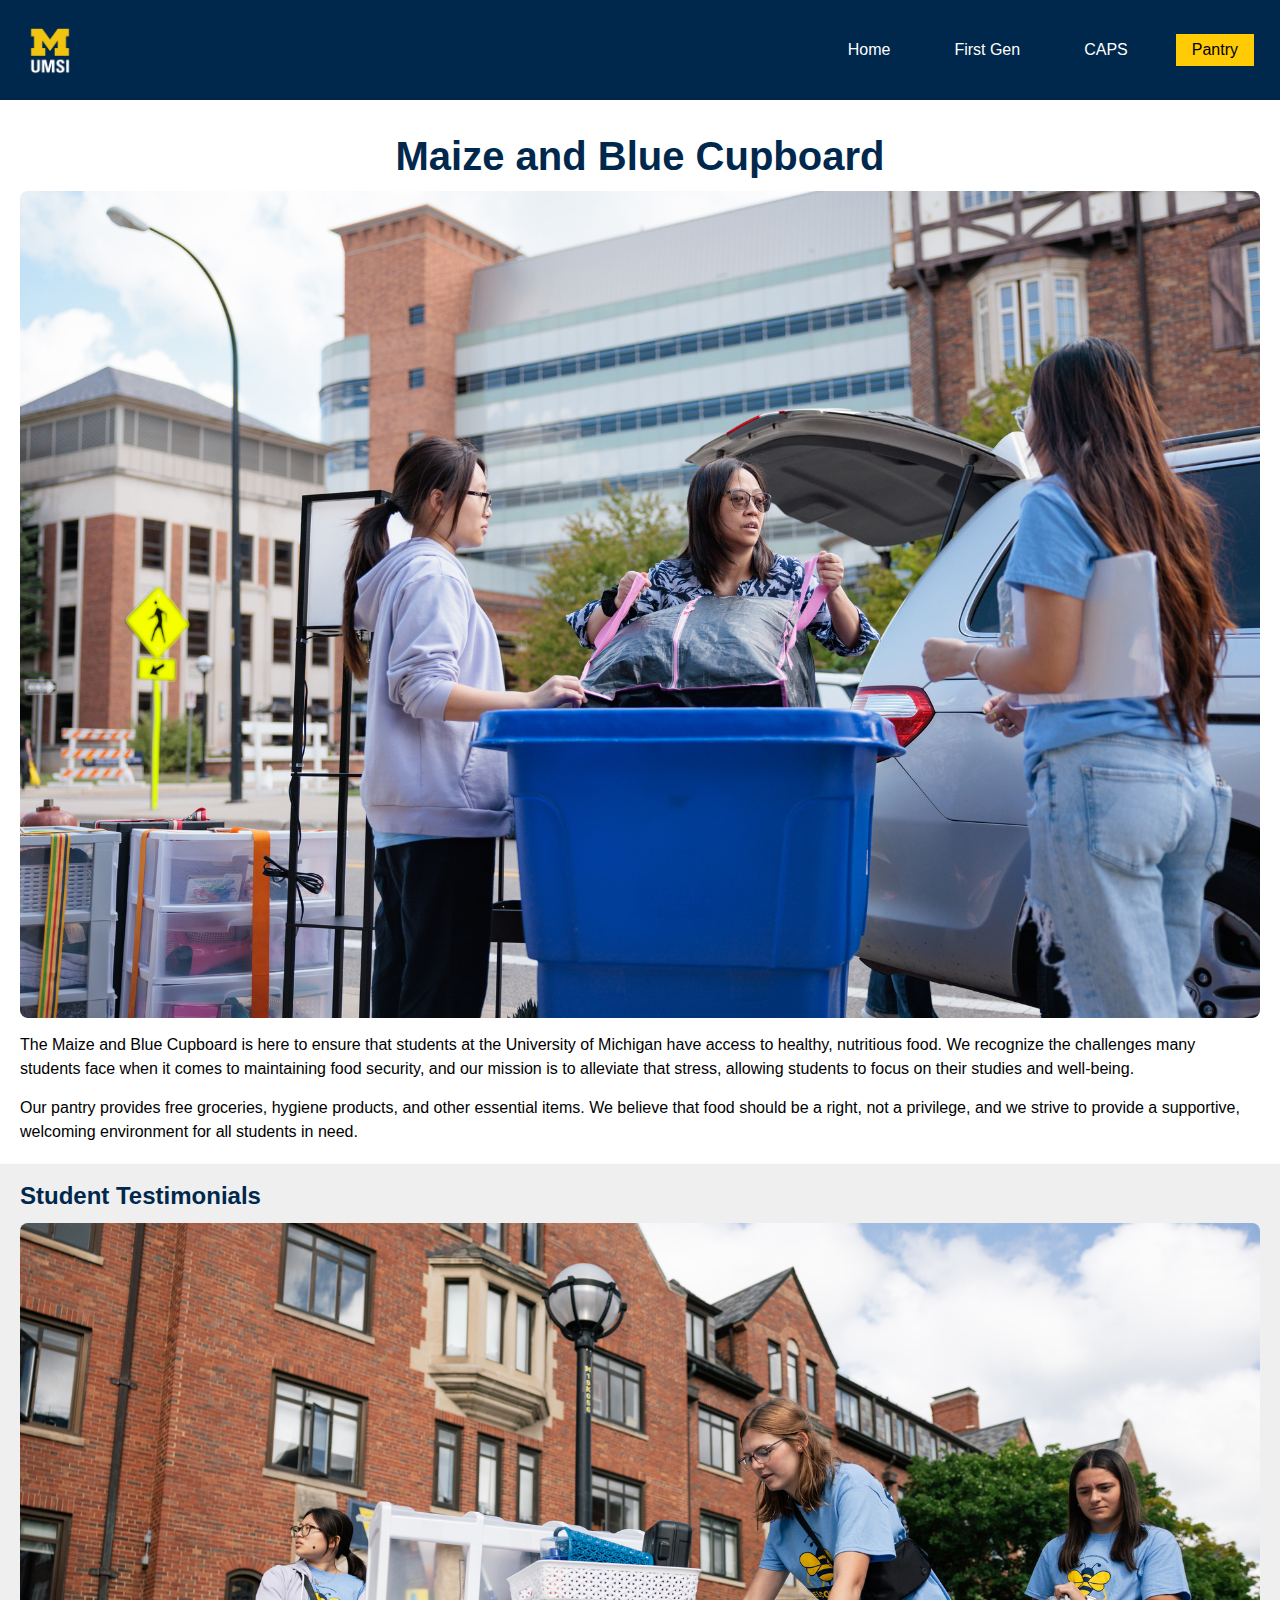
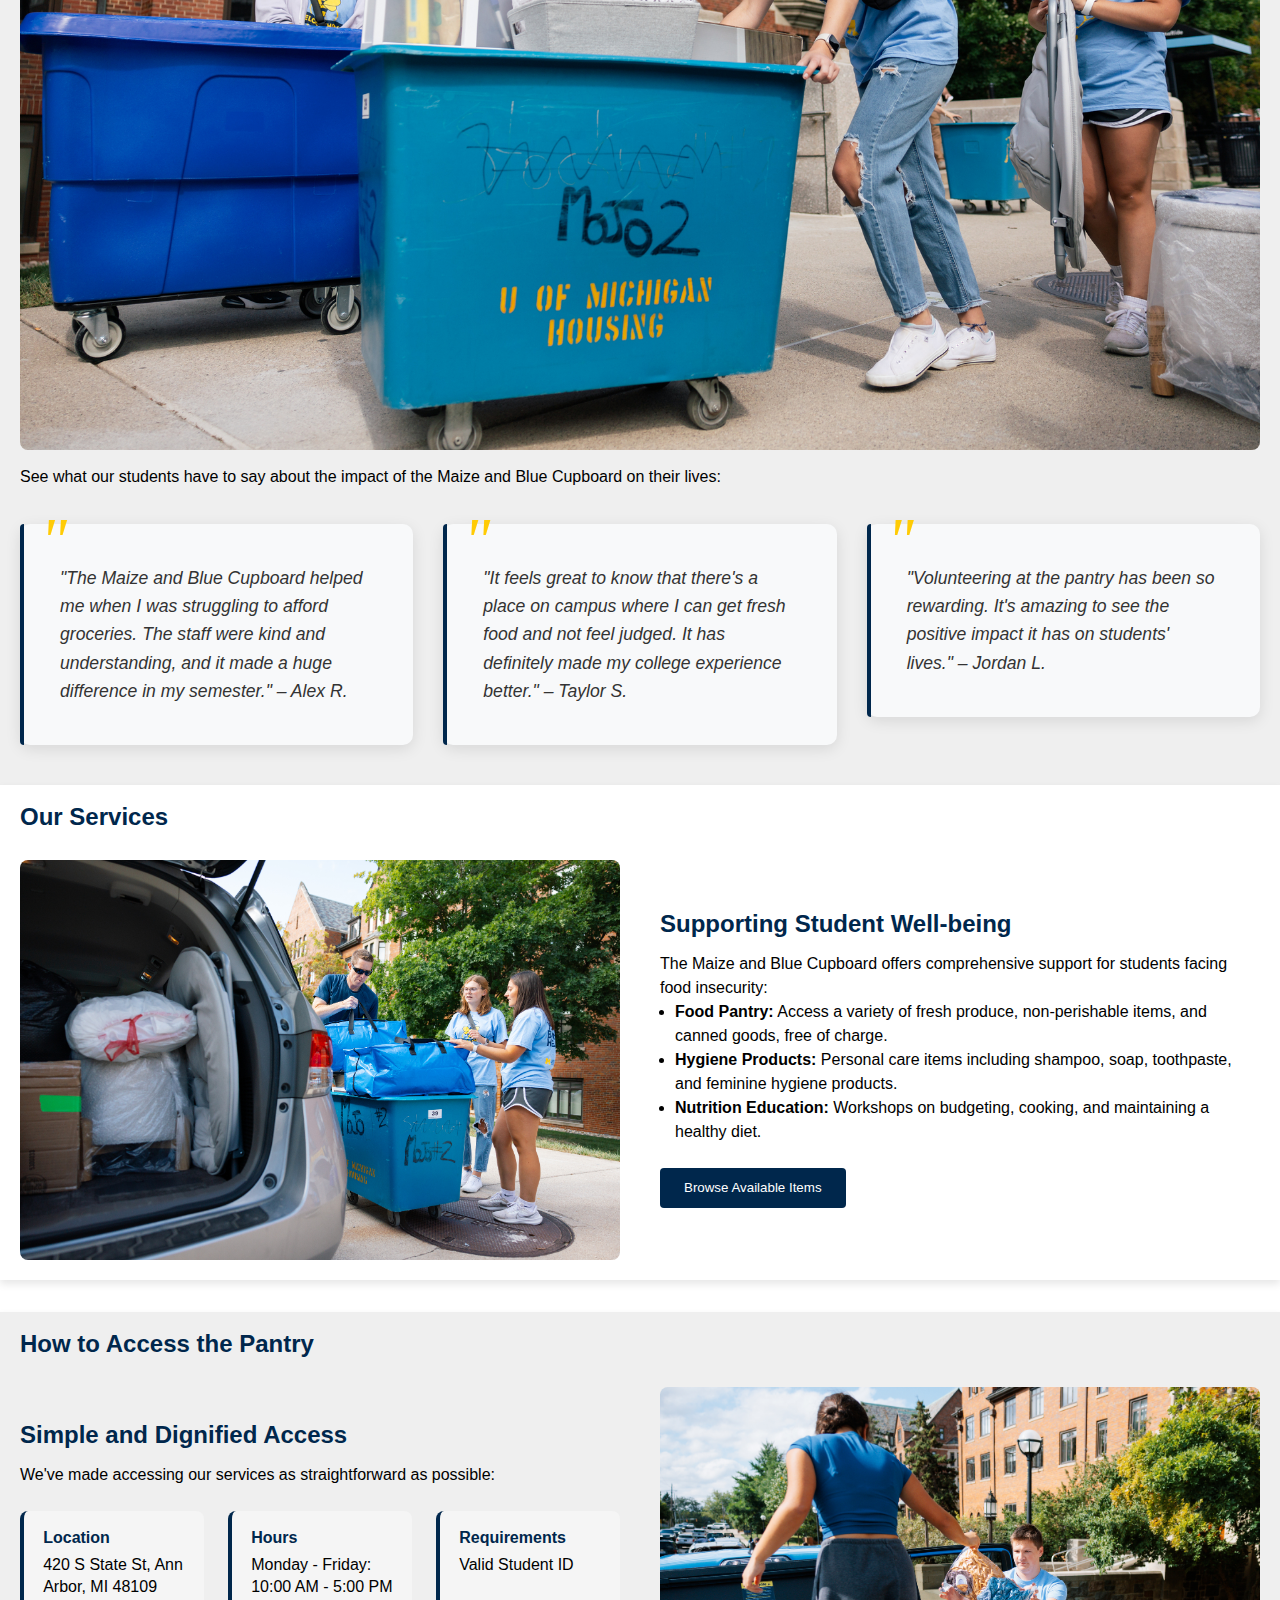
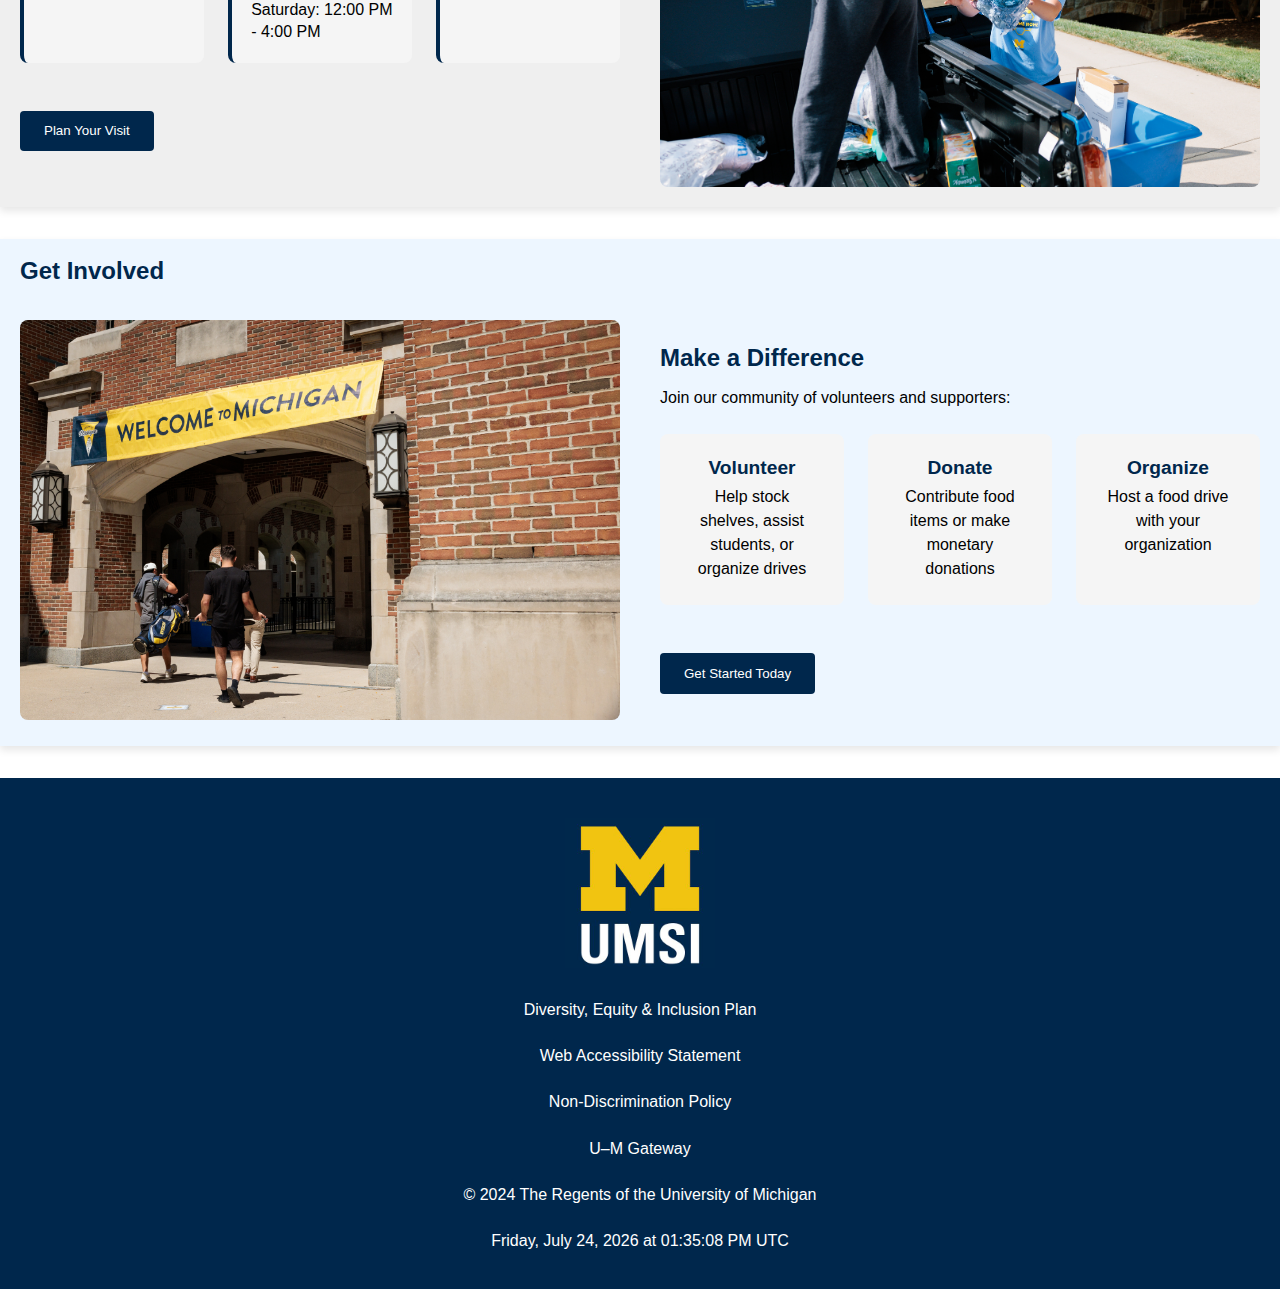
<file: pantry.html>
<!DOCTYPE html>
<html lang="en">

<head>
    <meta charset="UTF-8">
    <meta name="viewport" content="width=device-width, initial-scale=1.0">
    <title>Maize and Blue Cupboard Pantry</title>
    <link rel="stylesheet" type="text/css" href="css/html5reset.css">
    <link rel="stylesheet" type="text/css" href="css/style.css">
</head>

<body>
    <a href="#main-content" id="skip" tabindex="0">Skip to Main Content</a>
    <header>
        <nav class="navbar">
            <a href="index.html"><img src="images/UMSI_signature_vertical_informal_solidblue.jpg" alt="University of Michigan Logo" class="logo"></a>
            <button class="hamburger" aria-label="Toggle navigation menu">
                <i class="fas fa-bars"></i>
            </button>
            <div class="nav-links">
                <a href="index.html">Home</a>
                <a href="firstgen.html">First Gen</a>
                <a href="caps.html">CAPS</a>
                <a class="active" href="pantry.html">Pantry</a>
            </div>
        </nav>
    </header>

    <main id="main-content" class="content">
        <div class="section">
            <h1 class="page-title">Maize and Blue Cupboard</h1>
            <img src="images/MCOMMONS-Move-In-25.jpg.jpg" alt="Maize and Blue Cupboard Front View">
            <p>The Maize and Blue Cupboard is here to ensure that students at the University of Michigan have access to healthy, nutritious food. We recognize the challenges many students face when it comes to maintaining food security, and our mission is to alleviate that stress, allowing students to focus on their studies and well-being.</p>
            <p>Our pantry provides free groceries, hygiene products, and other essential items. We believe that food should be a right, not a privilege, and we strive to provide a supportive, welcoming environment for all students in need.</p>
        </div>

        <div class="section">
            <h2>Student Testimonials</h2>
            <img src="images/MCOMMONS-Move-In-26.jpg.jpg" alt="Students Sharing Their Experiences">
            <p>See what our students have to say about the impact of the Maize and Blue Cupboard on their lives:</p>
            <div class="testimonial-row">
                <blockquote class="testimonial">
                    "The Maize and Blue Cupboard helped me when I was struggling to afford groceries. The staff were kind and understanding, and it made a huge difference in my semester." – Alex R.
                </blockquote>
                <blockquote class="testimonial">
                    "It feels great to know that there's a place on campus where I can get fresh food and not feel judged. It has definitely made my college experience better." – Taylor S.
                </blockquote>
                <blockquote class="testimonial">
                    "Volunteering at the pantry has been so rewarding. It's amazing to see the positive impact it has on students' lives." – Jordan L.
                </blockquote>
            </div>
        </div>

        <div class="section content-row">
            <h2>Our Services</h2>
            <div class="content-wrapper">
                <img src="images/MCOMMONS-Move-In-29.jpg.jpg" alt="Groceries Available at the Pantry">
                <div class="text-content">
                    <h3>Supporting Student Well-being</h3>
                    <p>The Maize and Blue Cupboard offers comprehensive support for students facing food insecurity:</p>
                    <ul>
                        <li><strong>Food Pantry:</strong> Access a variety of fresh produce, non-perishable items, and canned goods, free of charge.</li>
                        <li><strong>Hygiene Products:</strong> Personal care items including shampoo, soap, toothpaste, and feminine hygiene products.</li>
                        <li><strong>Nutrition Education:</strong> Workshops on budgeting, cooking, and maintaining a healthy diet.</li>
                    </ul>
                    <button class="button-link">Browse Available Items</button>
                </div>
            </div>
        </div>

        <div class="section content-row reverse">
            <h2>How to Access the Pantry</h2>
            <div class="content-wrapper">
                <img src="images/MCOMMONS-Move-In-31.jpg.jpg" alt="Students Accessing Pantry Services">
                <div class="text-content">
                    <h3>Simple and Dignified Access</h3>
                    <p>We've made accessing our services as straightforward as possible:</p>
                    <div class="access-info">
                        <div class="access-item">
                            <span class="access-label">Location</span>
                            <span class="access-detail">420 S State St, Ann Arbor, MI 48109</span>
                        </div>
                        <div class="access-item">
                            <span class="access-label">Hours</span>
                            <span class="access-detail">Monday - Friday: 10:00 AM - 5:00 PM<br>Saturday: 12:00 PM - 4:00 PM</span>
                        </div>
                        <div class="access-item">
                            <span class="access-label">Requirements</span>
                            <span class="access-detail">Valid Student ID</span>
                        </div>
                    </div>
                    <button class="button-link">Plan Your Visit</button>
                </div>
            </div>
        </div>

        <div class="section content-row">
            <h2>Get Involved</h2>
            <div class="content-wrapper">
                <img src="images/MCOMMONS-Move-In-06.jpg.jpg" alt="Volunteers at the Pantry">
                <div class="text-content">
                    <h3>Make a Difference</h3>
                    <p>Join our community of volunteers and supporters:</p>
                    <div class="involvement-options">
                        <div class="involvement-card">
                            <i class="fas fa-hands-helping"></i>
                            <h4>Volunteer</h4>
                            <p>Help stock shelves, assist students, or organize drives</p>
                        </div>
                        <div class="involvement-card">
                            <i class="fas fa-gift"></i>
                            <h4>Donate</h4>
                            <p>Contribute food items or make monetary donations</p>
                        </div>
                        <div class="involvement-card">
                            <i class="fas fa-users"></i>
                            <h4>Organize</h4>
                            <p>Host a food drive with your organization</p>
                        </div>
                    </div>
                    <button class="button-link">Get Started Today</button>
                </div>
            </div>
        </div>


    </main>

    <footer>
        <img src="images/UMSI_signature_vertical_informal_solidblue.jpg" alt="UMSI Logo">
        <p><a href="https://studentlife.umich.edu/diversity-equity-inclusion">Diversity, Equity & Inclusion Plan</a></p>
        <p><a href="http://studentlife.umich.edu/accessib">Web Accessibility Statement</a></p>
        <p><a href="http://hr.umich.edu/oie/ndpolicy.html">Non-Discrimination Policy</a></p>
        <p><a href="https://umich.edu/">U–M Gateway</a></p>
        <p>© 2024 The Regents of the University of Michigan</p>
        <p id="datetime"></p>
    </footer>
    <script src="js/script.js"></script>
</body>

</html>
</file>
<file: css/style.css>
/* Skip link styles */
#skip {
    left: -1000px;
    top: auto;
    width: 1px;
    height: 1px;
    overflow: hidden;
    position: absolute;
}

#skip:focus {
    position: static;
    width: auto;
    height: auto;
}

/* Header styles */
header {
    background-color: #00274C;
    color: white;
    padding: 10px;
}

/* Global image styles */
img {
    width: 100%;
}

/* Navigation styles */
.navbar {
    display: grid;
    grid-template-columns: auto auto;
    align-items: center;
    padding: 1rem;
    position: relative;
}

.logo {
    max-width: 150px;
    width: fit-content;
    max-height: 48px;
    display: block;
}

.hamburger {
    display: block;
    background: none;
    border: none;
    font-size: 1.5rem;
    cursor: pointer;
    padding: 0.5rem;
    justify-self: end;
    color: #FFCB05;
}

.nav-links {
    display: none;
    position: absolute;
    top: 100%;
    left: 0;
    right: 0;
    background-color: white;
    grid-template-columns: 1fr;
    padding: 1rem;
    box-shadow: 0 2px 5px rgba(0,0,0,0.1);
    text-align: center;
    z-index: 1000;
}

.nav-links.active {
    display: grid;
}

.nav-links a {
    padding: 1rem;
    color: black;
    text-decoration: none;
    transition: all 0.3s ease;
}

.nav-links a.active {
    background-color: #FFCB05;
    color: black;
}

/* Typography styles */
main, nav, footer {
    font-family: Arial, Helvetica, sans-serif;
}

main h1 {
    font-size: 2.5rem;
    color: #00274C;
    text-align: center;
    margin-top: 1rem;
}

main h2 {
    font-size: 1.8rem;
    color: #00274C;
    margin-top: 1.5rem;
}

main h3 {
    font-size: 1.5rem;
    color: #00274C;
}

/* Section styles */
main .section:last-child {
    background-color: #EDF6FF;
}

main .section:nth-child(even){
    background-color: #efefef;
}

.section {
    display: grid;
    grid-template-columns: 1fr;
    gap: 15px;
    background-color: #FFFFFF;
    padding: 20px;
    box-shadow: 0 4px 8px rgba(0, 0, 0, 0.1);
}

.section ul, .section ol {
    padding-left: 15px;
    line-height: 1.5em;
}

.section a {
    color: black;
    padding: 4px;
}

.section a:hover {
    color: #FFCB05;
    background-color: #00274C;
}

/* Content styles */
.content img {
    width: 100%;
    height: 100%;
    object-fit: cover;
    border-radius: 8px;
}

.content h2 {
    margin: 0;
    font-size: 1.5em;
}

.content p {
    font-size: 1em;
    line-height: 1.5em;
}

/* Card styles */
.card {
    display: grid;
    grid-template-columns: 1fr;
    border: 1px solid #ddd;
    overflow: hidden;
    box-shadow: 0 4px 8px rgba(0, 0, 0, 0.1);
    background-color: #Ffffff;
    border-radius: 8px;
}   

.card img {
    border-radius: 8px 8px 0px 0px;
}

.card-header {
    background-color: #00274C;
    color: #FFFFFF;
    padding: 10px;
    font-weight: bold;
    text-align: center;
}

.card-body {
    padding: 15px;
    line-height: 1.5em;
}

.card-body button {
    padding: 8px;
    background-color: #FFCB05;
    color: #00274C;
    border: none;
    border-radius: 4px;
    cursor: pointer;
    margin-top: 10px;
}

/* Button hover states */
.card-body button:hover, 
.card-body button:focus,
.event-list button:hover,
.event-list button:focus,
.button-link:hover,
.button-link:focus {
    background-color: #FFC107;
    color: #00274C;
}

/* Card and event list layouts */
.card-list {
    display: grid;
    grid-template-columns: 1fr 1fr;
    gap: 15px;
    width: 100%;
}

.event-list {
    display: grid;
    grid-template-columns: 1fr;
    gap: 20px;
    margin: 20px 0;
}

.event-list button {
    padding: 10px;
    background-color: #FFCB05;
    color: #00274C;
    border: none;
    border-radius: 4px;
    cursor: pointer;
    margin-top: 20px;
}

/* Button link styles */
.button-link {
    padding: 10px;
    background-color: #FFCB05;
    color: #00274C;
    border: none;
    border-radius: 4px;
    cursor: pointer;
    text-align: center;
    display: inline-block;
    text-decoration: none;
}

/* Footer styles */
footer {
    background-color: #00274C;
    color: #FFFFFF;
    text-align: center;
    padding: 1.5rem 1rem;
}

footer p, footer a {
    font-size: 1.3 rem;
    color: #FFFFFF;
    padding: 0.8rem;
    line-height: 1.3rem;
    text-decoration: none;
}

footer a:hover, a:focus {
    background-color: #21374C;
    color: #FFCB05;
    border: 1px solid #FFCB05;
}

footer img {
    width: 150px;
    margin: 1rem auto;
}

/* Testimonial styles */
.testimonial {
    background-color: #f8f9fa;
    padding: 2rem;
    margin: 1.5rem 0;
    border-radius: 10px;
    position: relative;
    box-shadow: 0 4px 15px rgba(0, 0, 0, 0.1);
    font-style: italic;
    line-height: 1.6;
    color: #333;
}

.testimonial::before {
    content: '"';
    position: absolute;
    top: -15px;
    left: 20px;
    font-size: 4rem;
    color: #FFCB05;
    font-family: Georgia, serif;
    line-height: 1;
}

.testimonial::after {
    content: '';
    position: absolute;
    left: 0;
    top: 0;
    width: 4px;
    height: 100%;
    background-color: #00274C;
    border-radius: 4px 0 0 4px;
}

/* Grid layouts */
.grid-container,
.stats-grid {
    display: grid;
    grid-template-columns: 1fr;
    gap: 1rem;
    padding: 1rem;
}

.card-grid {
    display: grid;
    grid-template-columns: repeat(auto-fit, minmax(280px, 1fr));
    gap: 2rem;
    margin: 2rem 0;
}

/* Hero section styles */
.hero {
    position: relative;
    margin-bottom: 2rem;
}

.hero-content {
    position: relative;
}

.hero-text {
    padding: 2rem;
    background: rgba(0, 39, 76, 0.8);
    color: white;
}

/* Quick links styles */
.quick-links .grid-item {
    background: #f5f5f5;
    padding: 1.5rem;
    text-align: center;
    border-radius: 8px;
    transition: transform 0.2s;
}

/* Stats grid styles */
.stats-grid {
    text-align: center;
    padding: 2rem 0;
}

.stat-item {
    padding: 1.5rem;
    background: #f8f9fa;
    border-radius: 8px;
}

.stat-number {
    display: block;
    font-size: 2.5rem;
    font-weight: bold;
    color: #00274c;
}

/* Content layout styles */
.content-row {
    margin-bottom: 2rem;
}

.content-row h2 {
    margin-bottom: 1rem;
}

.content-wrapper {
    display: grid;
    grid-template-columns: 1fr;
    gap: 20px;
}

.content-wrapper img {
    width: 100%;
    height: auto;
    object-fit: cover;
    border-radius: 8px;
}

.text-content {
    padding: 1rem 0;
}

/* Grid item styles */
.grid-item {
    display: grid;
    grid-template-rows: auto auto;
    justify-items: center;
    text-align: center;
    gap: 0.8rem;
    padding: 1.5rem;
    background: #f5f5f5;
    border-radius: 8px;
    text-decoration: none;
    color: #00274C;
    transition: background-color 0.2s;
}

.grid-item i {
    font-size: 2rem;
    color: #FFC107;
}

.grid-item:hover {
    background-color: #e5e5e5;
}

.grid-item span {
    font-weight: 500;
}

/* Testimonial layout styles */
.testimonial-container,
.testimonial-row {
    display: grid;
    grid-template-columns: 1fr;
    gap: 20px;
    margin: 20px 0;
}

.testimonial-stack {
    display: flex;
    flex-direction: column;
    gap: 20px;
}

/* Hero section layout styles */
.hero-section {
    background-color: #21374C;
    color: white;
    padding: 2rem 1rem;
    margin-bottom: 2rem;
    position: relative;
}

.hero-section::before {
    content: '';
    position: absolute;
    top: 0;
    left: 0;
    right: 0;
    bottom: 0;
    background: linear-gradient(45deg, #21374C, #2C4A64);
    z-index: 0;
}

.hero-content-wrapper {
    position: relative;
    z-index: 1;
    display: grid;
    grid-template-columns: 1fr;
    gap: 2rem;
    max-width: 1200px;
    margin: 0 auto;
}

.hero-text-content {
    display: flex;
    flex-direction: column;
    gap: 1rem;
}

.hero-section .page-title {
    color: white;
    font-size: 2.5rem;
    margin: 0;
    line-height: 1.2;
    text-align: center;
}

.hero-subtitle {
    color: #FFCB05;
    font-size: 1.5rem;
    font-weight: bold;
    margin: 0;
}

.hero-description {
    font-size: 1.1rem;
    line-height: 1.6;
    margin: 1rem 0;
}

/* Hero stats styles */
.hero-stats {
    display: grid;
    grid-template-columns: 1fr 1fr;
    gap: 1.5rem;
    margin-top: 1.5rem;
}

.hero-stat-item {
    background: rgba(255, 255, 255, 0.1);
    padding: 1rem;
    border-radius: 8px;
    text-align: center;
}

.hero-stat-item .stat-number {
    color: #FFCB05;
    font-size: 2rem;
}

.hero-stat-item .stat-label {
    display: block;
    font-size: 0.9rem;
    margin-top: 0.5rem;
}

.hero-image img {
    width: 100%;
    height: 100%;
    object-fit: cover;
    border-radius: 8px;
}

/* Access information styles */
.access-info {
    display: grid;
    gap: 1.5rem;
    margin: 1.5rem 0;
}

.access-item {
    background: #f5f5f5;
    padding: 1.2rem;
    border-radius: 8px;
    border-left: 4px solid #00274C;
}

.access-label {
    display: block;
    font-weight: bold;
    color: #00274C;
    margin-bottom: 0.5rem;
}

.access-detail {
    display: block;
    line-height: 1.4;
}

/* Involvement options styles */
.involvement-options {
    display: grid;
    grid-template-columns: 1fr;
    gap: 1.5rem;
    margin: 1.5rem 0;
}

.involvement-card {
    background: #f5f5f5;
    padding: 1.5rem;
    border-radius: 8px;
    text-align: center;
    transition: transform 0.2s;
}

.involvement-card:hover {
    transform: translateY(-5px);
}

.involvement-card i {
    font-size: 2rem;
    color: #00274C;
    margin-bottom: 1rem;
}

.involvement-card h4 {
    color: #00274C;
    margin-bottom: 0.5rem;
    font-size: 1.2rem;
}

/* Button link styles */
.button-link {
    display: inline-block;
    padding: 0.8rem 1.5rem;
    background-color: #00274C;
    color: white;
    text-decoration: none;
    border-radius: 4px;
    margin-top: 1.5rem;
    border: none;
    cursor: pointer;
    transition: background-color 0.2s;
}

/* Text content styles */
.text-content h3 {
    color: #00274C;
    margin-bottom: 1rem;
    font-size: 1.5rem;
}

/* FAQ section styles */
.faq-section {
    background-color: #f8f9fa;
    padding: 2rem;
}

.accordion {
    max-width: 800px;
    margin: 2rem auto;
}

.accordion-item {
    margin-bottom: 1rem;
    border-radius: 8px;
    overflow: hidden;
    box-shadow: 0 2px 5px rgba(0,0,0,0.1);
    background-color: white;
}

.accordion-button {
    width: 100%;
    padding: 1.5rem;
    background-color: white;
    border: none;
    text-align: left;
    font-size: 1.1rem;
    font-weight: bold;
    color: #00274C;
    cursor: pointer;
    transition: background-color 0.3s;
    display: flex;
    justify-content: space-between;
    align-items: center;
}

.accordion-button i {
    color: #00274C;
    transition: transform 0.3s ease;
}

.accordion-button.active i {
    transform: rotate(180deg);
}

.accordion-button:hover {
    background-color: #f0f0f0;
}

.accordion-content {
    display: none;
    background-color: white;
}

.accordion-content.active {
    display: block;
    padding: 1.5rem;
}

.accordion-content ul {
    margin: 1rem 0;
    padding-left: 1.5rem;
}

/* Learn more link styles */
.learn-more {
    display: inline-block;
    margin-top: 1rem;
    color: #00274C;
    text-decoration: none;
    font-weight: bold;
}

.learn-more:hover {
    color: #FFCB05;
}

/* FAQ header styles */
.faq-header {
    text-align: center;
    margin-bottom: 2rem;
}

/* Contact information styles */
.contact-info {
    text-align: center;
    margin-top: 3rem;
    padding: 2rem;
    background-color: white;
    border-radius: 8px;
    box-shadow: 0 2px 5px rgba(0,0,0,0.1);
}

.contact-info p {
    margin-bottom: 1rem;
}

.contact-details {
    margin-top: 1rem;
    color: #666;
    font-size: 0.9rem;
}

/* Error page styles */
.error-page {
    min-height: 80vh;
    display: flex;
    align-items: center;
    justify-content: center;
    background-color: #f8f9fa;
    padding: 2rem;
}

.error-content {
    text-align: center;
    max-width: 600px;
    padding: 2rem;
    background-color: white;
    border-radius: 8px;
    box-shadow: 0 2px 5px rgba(0,0,0,0.1);
}

.error-logo {
    max-width: 200px;
    margin: 0 auto 2rem;
}

.error-content h1 {
    color: #00274C;
    margin-bottom: 1rem;
}

.error-content p {
    margin-bottom: 1rem;
    color: #666;
}

.error-content .button-link {
    margin-top: 2rem;
}

/* Desktop styles */
@media screen and (min-width: 768px) {
    .navbar {
        grid-template-columns: auto 1fr;
    }

    .hamburger {
        display: none;
    }

    .nav-links {
        display: grid;
        position: static;
        grid-template-columns: repeat(4, auto);
        gap: 2rem;
        justify-content: end;
        align-items: center;
        padding: 0;
        box-shadow: none;
        background: none;
    }

    .nav-links a {
        padding: 0.5rem 1rem;
        color: white;
    }

    .nav-links a:hover {
        background-color: rgba(255, 203, 5, 0.8);
        color: black;
    }

    .event-list {
        grid-template-columns: repeat(3, 1fr);
    }

    .testimonial {
        margin: 2rem 1rem;
        padding: 2.5rem;
        font-size: 1.1rem;
    }

    .hero-text {
        position: absolute;
        bottom: 2rem;
        left: 2rem;
        right: 2rem;
        max-width: 600px;
    }

    .grid-container,
    .stats-grid {
        grid-template-columns: repeat(2, 1fr);
    }

    .content-wrapper {
        grid-template-columns: 1fr 1fr;
        gap: 40px;
        align-items: center;
    }

    .reverse .content-wrapper {
        direction: rtl;
    }

    .reverse .content-wrapper > * {
        direction: ltr;
    }

    .text-content {
        padding: 2rem 0;
    }

    .testimonial-container {
        grid-template-columns: 1fr 1fr;
        align-items: start;
    }

    .testimonial-stack {
        height: 100%;
        justify-content: space-around;
    }

    .testimonial-container img {
        height: 100%;
        object-fit: cover;
    }

    .testimonial-row {
        grid-template-columns: repeat(3, 1fr);
        gap: 30px;
        align-items: start;
    }

    .testimonial-row .testimonial {
        margin: 0;
        height: auto;
    }

    .hero-section {
        padding: 4rem 2rem;
    }

    .hero-content-wrapper {
        grid-template-columns: 1fr 1fr;
        align-items: center;
    }

    .hero-section .page-title {
        font-size: 3rem;
        text-align: left;
    }

    .hero-subtitle {
        font-size: 1.8rem;
    }

    .hero-description {
        font-size: 1.2rem;
    }

    .involvement-options {
        grid-template-columns: repeat(3, 1fr);
    }

    .access-info {
        grid-template-columns: repeat(3, 1fr);
    }
}
</file>
